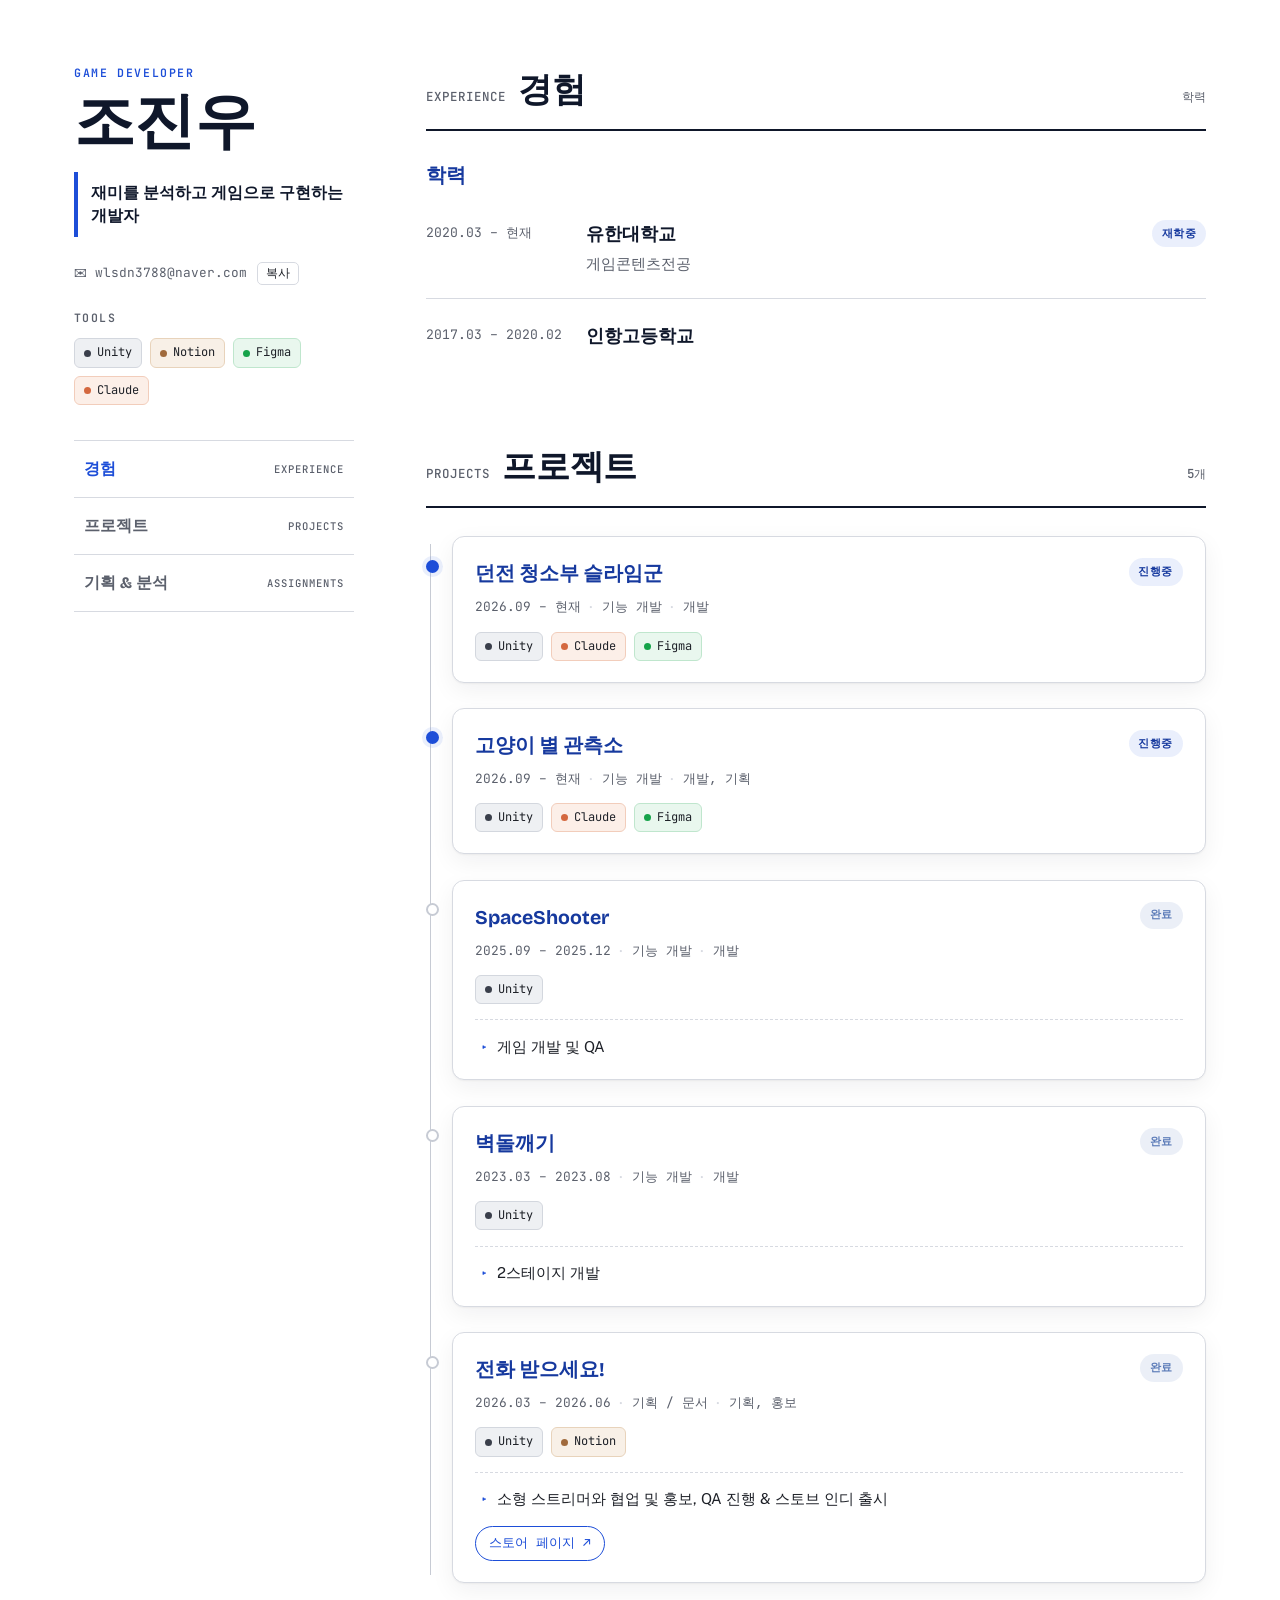
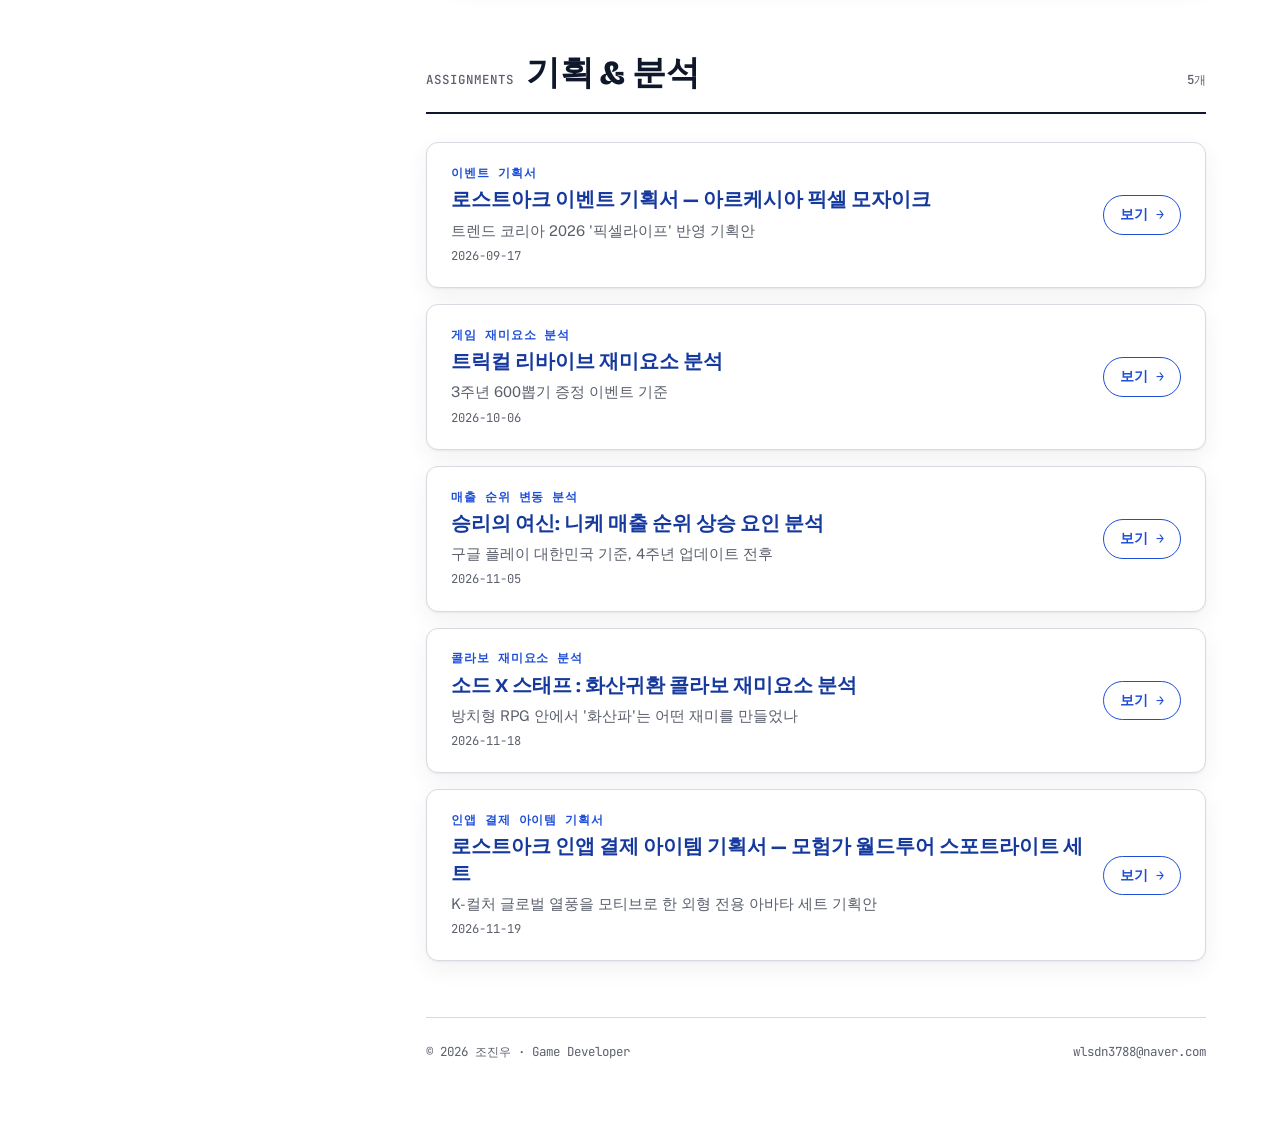
<file: index.html>
<!doctype html>
<html lang="ko">
<head>
<meta charset="utf-8">
<meta name="viewport" content="width=device-width, initial-scale=1">
<title>조진우 포트폴리오</title>
<link rel="stylesheet" href="style.css">

<link rel="preconnect" href="https://fonts.googleapis.com">
<link rel="preconnect" href="https://fonts.gstatic.com" crossorigin>
<link href="https://fonts.googleapis.com/css2?family=Bricolage+Grotesque:opsz,wght@12..96,400..800&family=Public+Sans:wght@400;500;600;700&family=JetBrains+Mono:wght@400;500;600&display=swap" rel="stylesheet">
</head>
<body>

<div class="page">

  <aside class="sidebar">
  <header class="hero">
    <span class="eyebrow">Game Developer</span>
    <h1>조진우</h1>
    <p class="tagline">재미를 분석하고 게임으로 구현하는<br>개발자</p>
    <div class="contact">
      <a class="contact-item" href="mailto:wlsdn3788@naver.com">✉ wlsdn3788@naver.com</a>
      <button type="button" class="copy-btn" data-copy="wlsdn3788@naver.com">복사</button>
    </div>
    <div class="tools">
      <span class="tools-label">Tools</span>
      <div class="tags">
        <span class="tag t-unity">Unity</span>
        <span class="tag t-notion">Notion</span>
        <span class="tag t-figma">Figma</span>
        <span class="tag t-claude">Claude</span>
      </div>
    </div>
  </header>

  <nav class="top-tabs" aria-label="섹션 이동">
    <a class="top-tab" href="#experience"><span>경험</span><span class="nav-en">EXPERIENCE</span></a>
    <a class="top-tab" href="#projects"><span>프로젝트</span><span class="nav-en">PROJECTS</span></a>
    <a class="top-tab" href="#assignments"><span>기획 &amp; 분석</span><span class="nav-en">ASSIGNMENTS</span></a>
  </nav>
  </aside>

  <main class="content">
  <section class="section" id="experience" aria-labelledby="exp-title">
    <h2 class="section-title" id="exp-title"><span class="section-tag">EXPERIENCE</span>경험<span class="section-sub">학력</span></h2>

    <h3 class="sub-heading">학력</h3>
    <div class="row-list">
      <div class="row-item">
        <div class="row-period">2020.03 – 현재</div>
        <div class="row-body">
          <h3>유한대학교</h3>
          <p>게임콘텐츠전공</p>
        </div>
        <span class="pill pill-live">재학중</span>
      </div>
      <div class="row-item">
        <div class="row-period">2017.03 – 2020.02</div>
        <div class="row-body">
          <h3>인항고등학교</h3>
        </div>
        <span></span>
      </div>
    </div>
  </section>
  <section class="section" id="projects" aria-labelledby="proj-title">
    <h2 class="section-title" id="proj-title"><span class="section-tag">PROJECTS</span>프로젝트<span class="section-count">5개</span></h2>

    <div class="project-list">

      <article class="project is-live">
        <div class="project-card">
          <div class="project-top">
            <h3>던전 청소부 슬라임군</h3>
            <span class="pill pill-live">진행중</span>
          </div>
          <div class="project-meta">
            <span>2026.09 – 현재</span><span class="meta-sep">·</span>
            <span>기능 개발</span><span class="meta-sep">·</span>
            <span>개발</span>
          </div>
          <div class="tags">
            <span class="tag t-unity">Unity</span>
            <span class="tag t-claude">Claude</span>
            <span class="tag t-figma">Figma</span>
          </div>
        </div>
      </article>

      <article class="project is-live">
        <div class="project-card">
          <div class="project-top">
            <h3>고양이 별 관측소</h3>
            <span class="pill pill-live">진행중</span>
          </div>
          <div class="project-meta">
            <span>2026.09 – 현재</span><span class="meta-sep">·</span>
            <span>기능 개발</span><span class="meta-sep">·</span>
            <span>개발, 기획</span>
          </div>
          <div class="tags">
            <span class="tag t-unity">Unity</span>
            <span class="tag t-claude">Claude</span>
            <span class="tag t-figma">Figma</span>
          </div>
        </div>
      </article>

      <article class="project">
        <div class="project-card">
          <div class="project-top">
            <h3>SpaceShooter</h3>
            <span class="pill pill-done">완료</span>
          </div>
          <div class="project-meta">
            <span>2025.09 – 2025.12</span><span class="meta-sep">·</span>
            <span>기능 개발</span><span class="meta-sep">·</span>
            <span>개발</span>
          </div>
          <div class="tags">
            <span class="tag t-unity">Unity</span>
          </div>
          <ul class="achievements">
            <li>게임 개발 및 QA</li>
          </ul>
        </div>
      </article>

      <article class="project">
        <div class="project-card">
          <div class="project-top">
            <h3>벽돌깨기</h3>
            <span class="pill pill-done">완료</span>
          </div>
          <div class="project-meta">
            <span>2023.03 – 2023.08</span><span class="meta-sep">·</span>
            <span>기능 개발</span><span class="meta-sep">·</span>
            <span>개발</span>
          </div>
          <div class="tags">
            <span class="tag t-unity">Unity</span>
          </div>
          <ul class="achievements">
            <li>2스테이지 개발</li>
          </ul>
        </div>
      </article>

      <article class="project">
        <div class="project-card">
          <div class="project-top">
            <h3>전화 받으세요!</h3>
            <span class="pill pill-done">완료</span>
          </div>
          <div class="project-meta">
            <span>2026.03 – 2026.06</span><span class="meta-sep">·</span>
            <span>기획 / 문서</span><span class="meta-sep">·</span>
            <span>기획, 홍보</span>
          </div>
          <div class="tags">
            <span class="tag t-unity">Unity</span>
            <span class="tag t-notion">Notion</span>
          </div>
          <ul class="achievements">
            <li>소형 스트리머와 협업 및 홍보, QA 진행 &amp; 스토브 인디 출시</li>
          </ul>
          <div class="project-links">
            <a class="store-link" href="https://store.onstove.com/ko/games/104725" target="_blank" rel="noopener noreferrer">스토어 페이지 ↗</a>
          </div>
        </div>
      </article>

    </div>
  </section>

  <section class="section" id="assignments" aria-labelledby="assign-title">
    <h2 class="section-title" id="assign-title"><span class="section-tag">ASSIGNMENTS</span>기획 &amp; 분석<span class="section-count">5개</span></h2>

    <div class="link-list">
      <a class="link-card" href="event-plan.html">
        <span class="link-card-kicker">이벤트 기획서</span>
        <span class="link-card-title">로스트아크 이벤트 기획서 — 아르케시아 픽셀 모자이크</span>
        <span class="link-card-sub">트렌드 코리아 2026 '픽셀라이프' 반영 기획안</span>
        <span class="link-card-meta">2026-09-17</span>
        <span class="link-card-go">보기 →</span>
      </a>
      <a class="link-card" href="fun-analysis.html">
        <span class="link-card-kicker">게임 재미요소 분석</span>
        <span class="link-card-title">트릭컬 리바이브 재미요소 분석</span>
        <span class="link-card-sub">3주년 600뽑기 증정 이벤트 기준</span>
        <span class="link-card-meta">2026-10-06</span>
        <span class="link-card-go">보기 →</span>
      </a>
      <a class="link-card" href="rank-analysis.html">
        <span class="link-card-kicker">매출 순위 변동 분석</span>
        <span class="link-card-title">승리의 여신: 니케 매출 순위 상승 요인 분석</span>
        <span class="link-card-sub">구글 플레이 대한민국 기준, 4주년 업데이트 전후</span>
        <span class="link-card-meta">2026-11-05</span>
        <span class="link-card-go">보기 →</span>
      </a>
      <a class="link-card" href="collab-analysis.html">
        <span class="link-card-kicker">콜라보 재미요소 분석</span>
        <span class="link-card-title">소드 X 스태프 : 화산귀환 콜라보 재미요소 분석</span>
        <span class="link-card-sub">방치형 RPG 안에서 '화산파'는 어떤 재미를 만들었나</span>
        <span class="link-card-meta">2026-11-18</span>
        <span class="link-card-go">보기 →</span>
      </a>
      <a class="link-card" href="item-plan.html">
        <span class="link-card-kicker">인앱 결제 아이템 기획서</span>
        <span class="link-card-title">로스트아크 인앱 결제 아이템 기획서 — 모험가 월드투어 스포트라이트 세트</span>
        <span class="link-card-sub">K-컬처 글로벌 열풍을 모티브로 한 외형 전용 아바타 세트 기획안</span>
        <span class="link-card-meta">2026-11-19</span>
        <span class="link-card-go">보기 →</span>
      </a>
    </div>
  </section>
  <footer>
    <span>© 2026 조진우 · Game Developer</span>
    <a href="mailto:wlsdn3788@naver.com">wlsdn3788@naver.com</a>
  </footer>
  </main>

</div>

<script>
  (function () {
    var btn = document.querySelector('.copy-btn');
    if (!btn) return;
    btn.addEventListener('click', function () {
      var text = btn.getAttribute('data-copy');
      var done = function (msg) { btn.textContent = msg; setTimeout(function () { btn.textContent = '복사'; }, 1500); };
      if (navigator.clipboard && navigator.clipboard.writeText) {
        navigator.clipboard.writeText(text).then(function () { done('복사됨'); }, function () { done('복사 실패'); });
      } else { done('복사 실패'); }
    });
  })();
</script>
<script>
  (function () {
    var links = document.querySelectorAll('.top-tab');
    if (!links.length || !('IntersectionObserver' in window)) return;
    var map = {};
    links.forEach(function (a) { map[a.getAttribute('href').slice(1)] = a; });
    var io = new IntersectionObserver(function (entries) {
      entries.forEach(function (en) {
        if (!en.isIntersecting) return;
        links.forEach(function (a) { a.classList.remove('is-active'); });
        var a = map[en.target.id];
        if (a) a.classList.add('is-active');
      });
    }, { rootMargin: '-20% 0px -70% 0px' });
    Object.keys(map).forEach(function (id) { var el = document.getElementById(id); if (el) io.observe(el); });
  })();
</script>
</body>
</html>
</file>
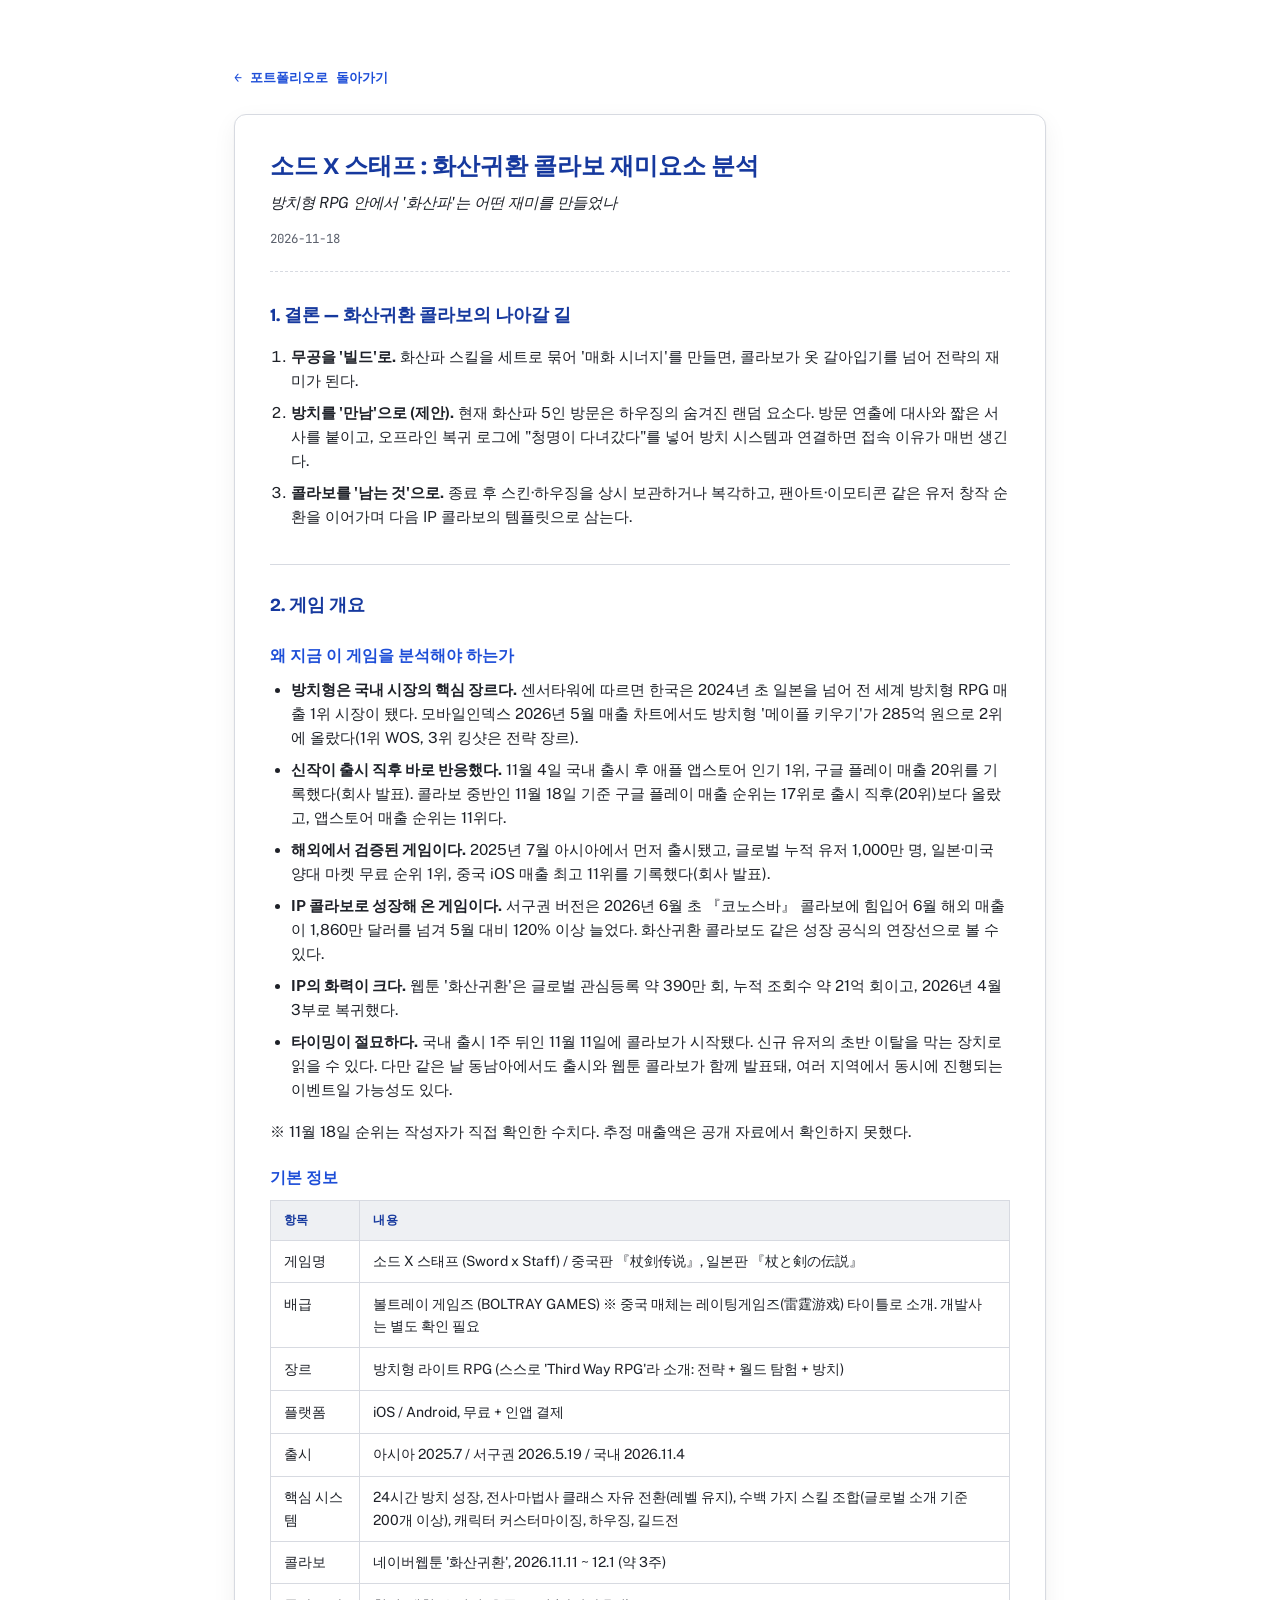
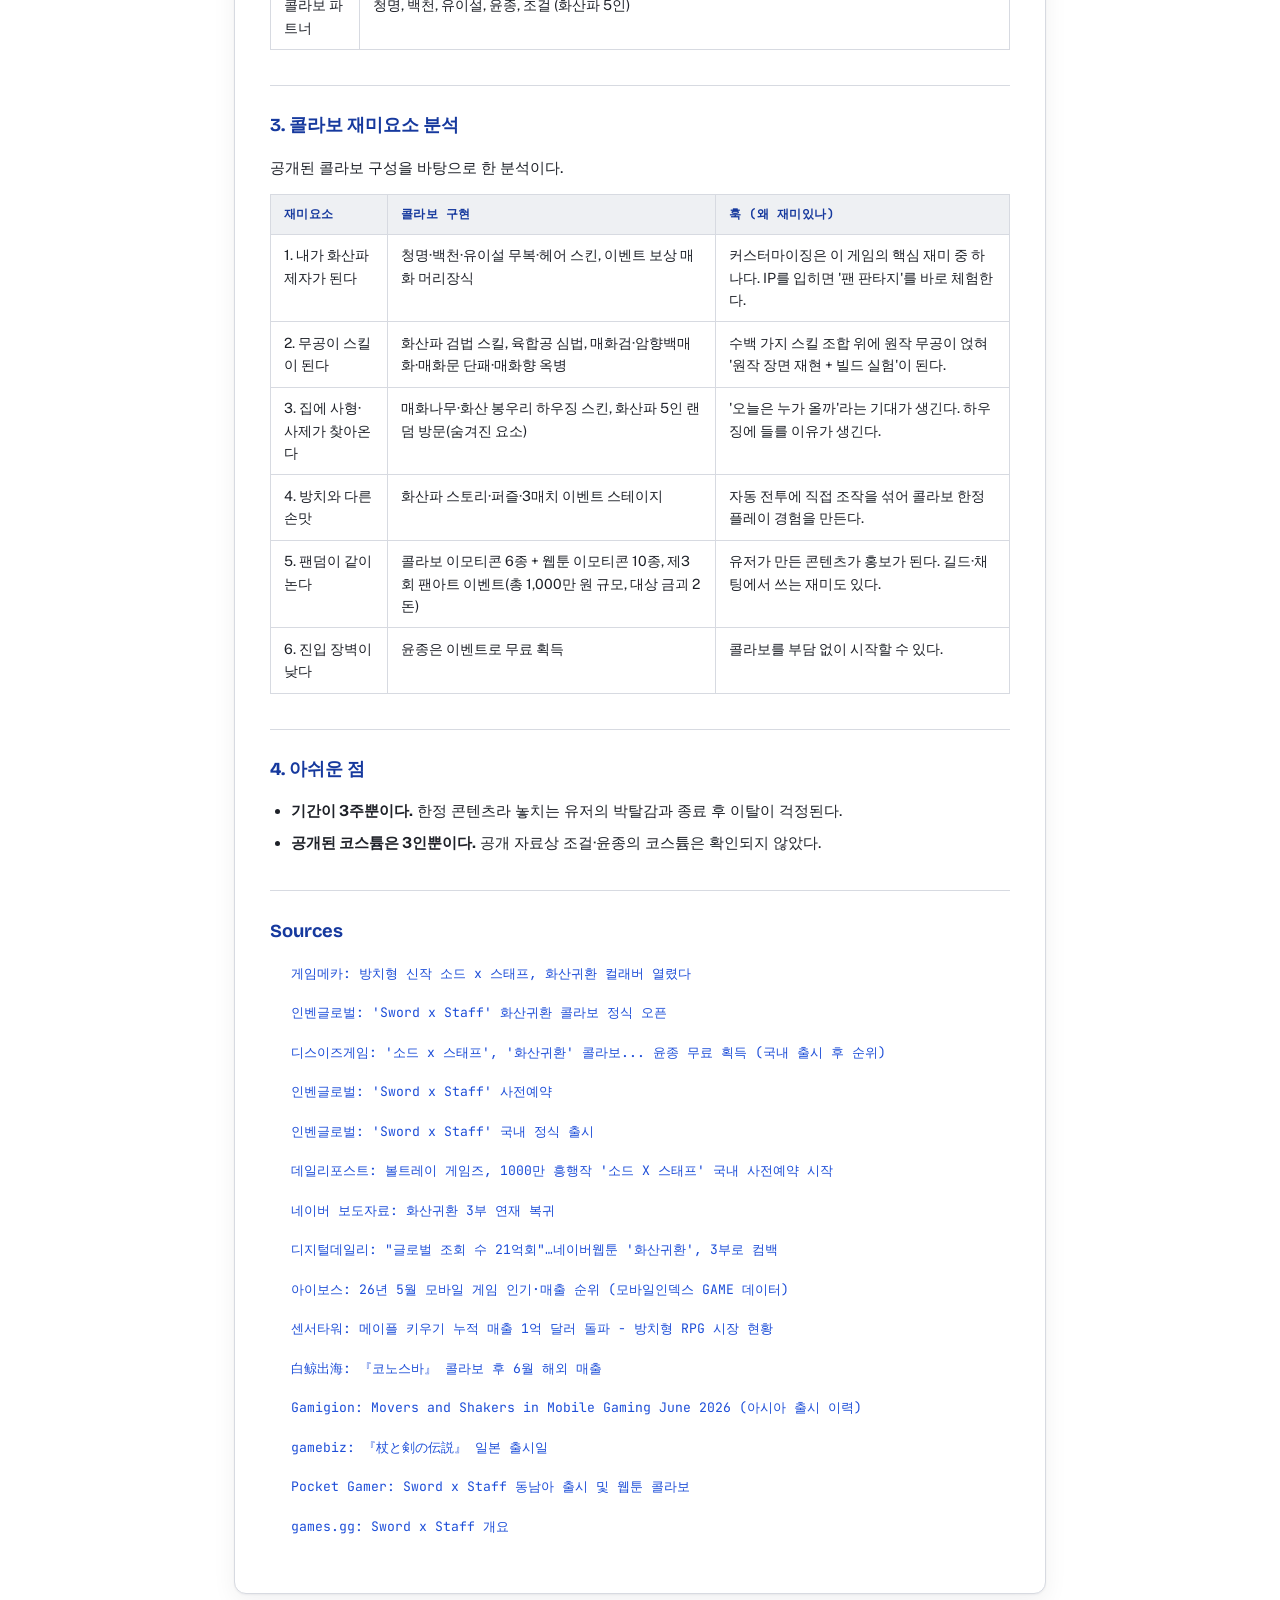
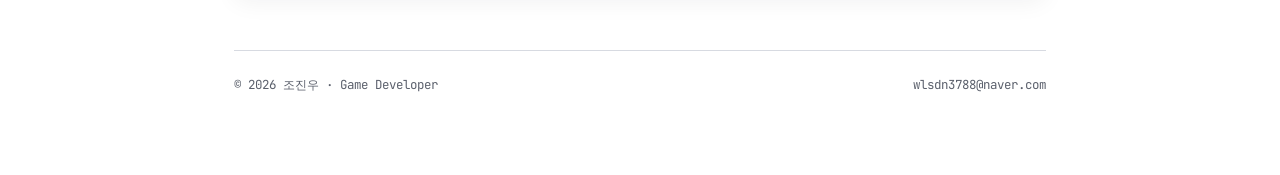
<file: collab-analysis.html>
<!doctype html>
<html lang="ko">
<head>
<meta charset="utf-8">
<meta name="viewport" content="width=device-width, initial-scale=1">
<title>소드 X 스태프 : 화산귀환 콜라보 재미요소 분석 · 조진우 포트폴리오</title>
<link rel="stylesheet" href="style.css">
<link rel="preconnect" href="https://fonts.googleapis.com">
<link rel="preconnect" href="https://fonts.gstatic.com" crossorigin>
<link href="https://fonts.googleapis.com/css2?family=Bricolage+Grotesque:opsz,wght@12..96,400..800&family=Public+Sans:wght@400;500;600;700&family=JetBrains+Mono:wght@400;500;600&display=swap" rel="stylesheet">
</head>
<body>

<div class="page page-single">
  <a class="back-link" href="index.html#assignments">← 포트폴리오로 돌아가기</a>

  <div class="doc">
      <div class="doc-head">
        <h3 class="doc-title">소드 X 스태프 : 화산귀환 콜라보 재미요소 분석</h3>
        <p class="doc-subtitle">방치형 RPG 안에서 '화산파'는 어떤 재미를 만들었나</p>
        <div class="doc-meta">2026-11-18</div>
      </div>

      <h4>1. 결론 — 화산귀환 콜라보의 나아갈 길</h4>
      <ol>
        <li><strong>무공을 '빌드'로.</strong> 화산파 스킬을 세트로 묶어 '매화 시너지'를 만들면, 콜라보가 옷 갈아입기를 넘어 전략의 재미가 된다.</li>
        <li><strong>방치를 '만남'으로 (제안).</strong> 현재 화산파 5인 방문은 하우징의 숨겨진 랜덤 요소다. 방문 연출에 대사와 짧은 서사를 붙이고, 오프라인 복귀 로그에 "청명이 다녀갔다"를 넣어 방치 시스템과 연결하면 접속 이유가 매번 생긴다.</li>
        <li><strong>콜라보를 '남는 것'으로.</strong> 종료 후 스킨·하우징을 상시 보관하거나 복각하고, 팬아트·이모티콘 같은 유저 창작 순환을 이어가며 다음 IP 콜라보의 템플릿으로 삼는다.</li>
      </ol>

      <h4>2. 게임 개요</h4>
      <h5>왜 지금 이 게임을 분석해야 하는가</h5>
      <ul>
        <li><strong>방치형은 국내 시장의 핵심 장르다.</strong> 센서타워에 따르면 한국은 2024년 초 일본을 넘어 전 세계 방치형 RPG 매출 1위 시장이 됐다. 모바일인덱스 2026년 5월 매출 차트에서도 방치형 '메이플 키우기'가 285억 원으로 2위에 올랐다(1위 WOS, 3위 킹샷은 전략 장르).</li>
        <li><strong>신작이 출시 직후 바로 반응했다.</strong> 11월 4일 국내 출시 후 애플 앱스토어 인기 1위, 구글 플레이 매출 20위를 기록했다(회사 발표). 콜라보 중반인 11월 18일 기준 구글 플레이 매출 순위는 17위로 출시 직후(20위)보다 올랐고, 앱스토어 매출 순위는 11위다.</li>
        <li><strong>해외에서 검증된 게임이다.</strong> 2025년 7월 아시아에서 먼저 출시됐고, 글로벌 누적 유저 1,000만 명, 일본·미국 양대 마켓 무료 순위 1위, 중국 iOS 매출 최고 11위를 기록했다(회사 발표).</li>
        <li><strong>IP 콜라보로 성장해 온 게임이다.</strong> 서구권 버전은 2026년 6월 초 『코노스바』 콜라보에 힘입어 6월 해외 매출이 1,860만 달러를 넘겨 5월 대비 120% 이상 늘었다. 화산귀환 콜라보도 같은 성장 공식의 연장선으로 볼 수 있다.</li>
        <li><strong>IP의 화력이 크다.</strong> 웹툰 '화산귀환'은 글로벌 관심등록 약 390만 회, 누적 조회수 약 21억 회이고, 2026년 4월 3부로 복귀했다.</li>
        <li><strong>타이밍이 절묘하다.</strong> 국내 출시 1주 뒤인 11월 11일에 콜라보가 시작됐다. 신규 유저의 초반 이탈을 막는 장치로 읽을 수 있다. 다만 같은 날 동남아에서도 출시와 웹툰 콜라보가 함께 발표돼, 여러 지역에서 동시에 진행되는 이벤트일 가능성도 있다.</li>
      </ul>
      <p>※ 11월 18일 순위는 작성자가 직접 확인한 수치다. 추정 매출액은 공개 자료에서 확인하지 못했다.</p>

      <h5>기본 정보</h5>
      <table>
        <tr><th>항목</th><th>내용</th></tr>
        <tr><td>게임명</td><td>소드 X 스태프 (Sword x Staff) / 중국판 『杖剑传说』, 일본판 『杖と剣の伝説』</td></tr>
        <tr><td>배급</td><td>볼트레이 게임즈 (BOLTRAY GAMES) ※ 중국 매체는 레이팅게임즈(雷霆游戏) 타이틀로 소개. 개발사는 별도 확인 필요</td></tr>
        <tr><td>장르</td><td>방치형 라이트 RPG (스스로 'Third Way RPG'라 소개: 전략 + 월드 탐험 + 방치)</td></tr>
        <tr><td>플랫폼</td><td>iOS / Android, 무료 + 인앱 결제</td></tr>
        <tr><td>출시</td><td>아시아 2025.7 / 서구권 2026.5.19 / 국내 2026.11.4</td></tr>
        <tr><td>핵심 시스템</td><td>24시간 방치 성장, 전사·마법사 클래스 자유 전환(레벨 유지), 수백 가지 스킬 조합(글로벌 소개 기준 200개 이상), 캐릭터 커스터마이징, 하우징, 길드전</td></tr>
        <tr><td>콜라보</td><td>네이버웹툰 '화산귀환', 2026.11.11 ~ 12.1 (약 3주)</td></tr>
        <tr><td>콜라보 파트너</td><td>청명, 백천, 유이설, 윤종, 조걸 (화산파 5인)</td></tr>
      </table>

      <h4>3. 콜라보 재미요소 분석</h4>
      <p>공개된 콜라보 구성을 바탕으로 한 분석이다.</p>
      <table>
        <tr><th>재미요소</th><th>콜라보 구현</th><th>훅 (왜 재미있나)</th></tr>
        <tr><td>1. 내가 화산파 제자가 된다</td><td>청명·백천·유이설 무복·헤어 스킨, 이벤트 보상 매화 머리장식</td><td>커스터마이징은 이 게임의 핵심 재미 중 하나다. IP를 입히면 '팬 판타지'를 바로 체험한다.</td></tr>
        <tr><td>2. 무공이 스킬이 된다</td><td>화산파 검법 스킬, 육합공 심법, 매화검·암향백매화·매화문 단패·매화향 옥병</td><td>수백 가지 스킬 조합 위에 원작 무공이 얹혀 '원작 장면 재현 + 빌드 실험'이 된다.</td></tr>
        <tr><td>3. 집에 사형·사제가 찾아온다</td><td>매화나무·화산 봉우리 하우징 스킨, 화산파 5인 랜덤 방문(숨겨진 요소)</td><td>'오늘은 누가 올까'라는 기대가 생긴다. 하우징에 들를 이유가 생긴다.</td></tr>
        <tr><td>4. 방치와 다른 손맛</td><td>화산파 스토리·퍼즐·3매치 이벤트 스테이지</td><td>자동 전투에 직접 조작을 섞어 콜라보 한정 플레이 경험을 만든다.</td></tr>
        <tr><td>5. 팬덤이 같이 논다</td><td>콜라보 이모티콘 6종 + 웹툰 이모티콘 10종, 제3회 팬아트 이벤트(총 1,000만 원 규모, 대상 금괴 2돈)</td><td>유저가 만든 콘텐츠가 홍보가 된다. 길드·채팅에서 쓰는 재미도 있다.</td></tr>
        <tr><td>6. 진입 장벽이 낮다</td><td>윤종은 이벤트로 무료 획득</td><td>콜라보를 부담 없이 시작할 수 있다.</td></tr>
      </table>

      <h4>4. 아쉬운 점</h4>
      <ul>
        <li><strong>기간이 3주뿐이다.</strong> 한정 콘텐츠라 놓치는 유저의 박탈감과 종료 후 이탈이 걱정된다.</li>
        <li><strong>공개된 코스튬은 3인뿐이다.</strong> 공개 자료상 조걸·윤종의 코스튬은 확인되지 않았다.</li>      </ul>

      <h4>Sources</h4>
      <ul class="doc-sources">
        <li><a href="https://www.gamemeca.com/view.php?gid=1783300" target="_blank" rel="noopener noreferrer">게임메카: 방치형 신작 소드 x 스태프, 화산귀환 컬래버 열렸다</a></li>
        <li><a href="https://www.invenglobal.com/articles/28440" target="_blank" rel="noopener noreferrer">인벤글로벌: 'Sword x Staff' 화산귀환 콜라보 정식 오픈</a></li>
        <li><a href="https://www.thisisgame.com/articles/432536" target="_blank" rel="noopener noreferrer">디스이즈게임: '소드 x 스태프', '화산귀환' 콜라보... 윤종 무료 획득 (국내 출시 후 순위)</a></li>
        <li><a href="https://www.invenglobal.com/articles/26345" target="_blank" rel="noopener noreferrer">인벤글로벌: 'Sword x Staff' 사전예약</a></li>
        <li><a href="https://www.invenglobal.com/articles/28121" target="_blank" rel="noopener noreferrer">인벤글로벌: 'Sword x Staff' 국내 정식 출시</a></li>
        <li><a href="https://www.thedailypost.kr/news/articleView.html?idxno=115794" target="_blank" rel="noopener noreferrer">데일리포스트: 볼트레이 게임즈, 1000만 흥행작 '소드 X 스태프' 국내 사전예약 시작</a></li>
        <li><a href="https://www.navercorp.com/media/pressReleasesDetail?seq=34940" target="_blank" rel="noopener noreferrer">네이버 보도자료: 화산귀환 3부 연재 복귀</a></li>
        <li><a href="https://www.ddaily.co.kr/page/view/2026041511425659783" target="_blank" rel="noopener noreferrer">디지털데일리: "글로벌 조회 수 21억회"…네이버웹툰 '화산귀환', 3부로 컴백</a></li>
        <li><a href="https://www.i-boss.co.kr/ab-3208-1763" target="_blank" rel="noopener noreferrer">아이보스: 26년 5월 모바일 게임 인기·매출 순위 (모바일인덱스 GAME 데이터)</a></li>
        <li><a href="https://sensortower.com/ko/blog/maplestory-idle-rpg-surpasses-100-million-in-cumulative-revenue" target="_blank" rel="noopener noreferrer">센서타워: 메이플 키우기 누적 매출 1억 달러 돌파 - 방치형 RPG 시장 현황</a></li>
        <li><a href="https://www.baijing.cn/article/55953" target="_blank" rel="noopener noreferrer">白鲸出海: 『코노스바』 콜라보 후 6월 해외 매출</a></li>
        <li><a href="https://www.gamigion.com/movers-and-shakers-in-mobile-gaming-june-2026" target="_blank" rel="noopener noreferrer">Gamigion: Movers and Shakers in Mobile Gaming June 2026 (아시아 출시 이력)</a></li>
        <li><a href="https://gamebiz.jp/news/408234" target="_blank" rel="noopener noreferrer">gamebiz: 『杖と剣の伝説』 일본 출시일</a></li>
        <li><a href="https://www.pocketgamer.com/sword-x-staff/southeast-asia-launch-today" target="_blank" rel="noopener noreferrer">Pocket Gamer: Sword x Staff 동남아 출시 및 웹툰 콜라보</a></li>
        <li><a href="https://games.gg/sword-x-staff" target="_blank" rel="noopener noreferrer">games.gg: Sword x Staff 개요</a></li>
      </ul>
    </div>

  <footer>
    <span>© 2026 조진우 · Game Developer</span>
    <a href="mailto:wlsdn3788@naver.com">wlsdn3788@naver.com</a>
  </footer>
</div>

</body>
</html>
</file>
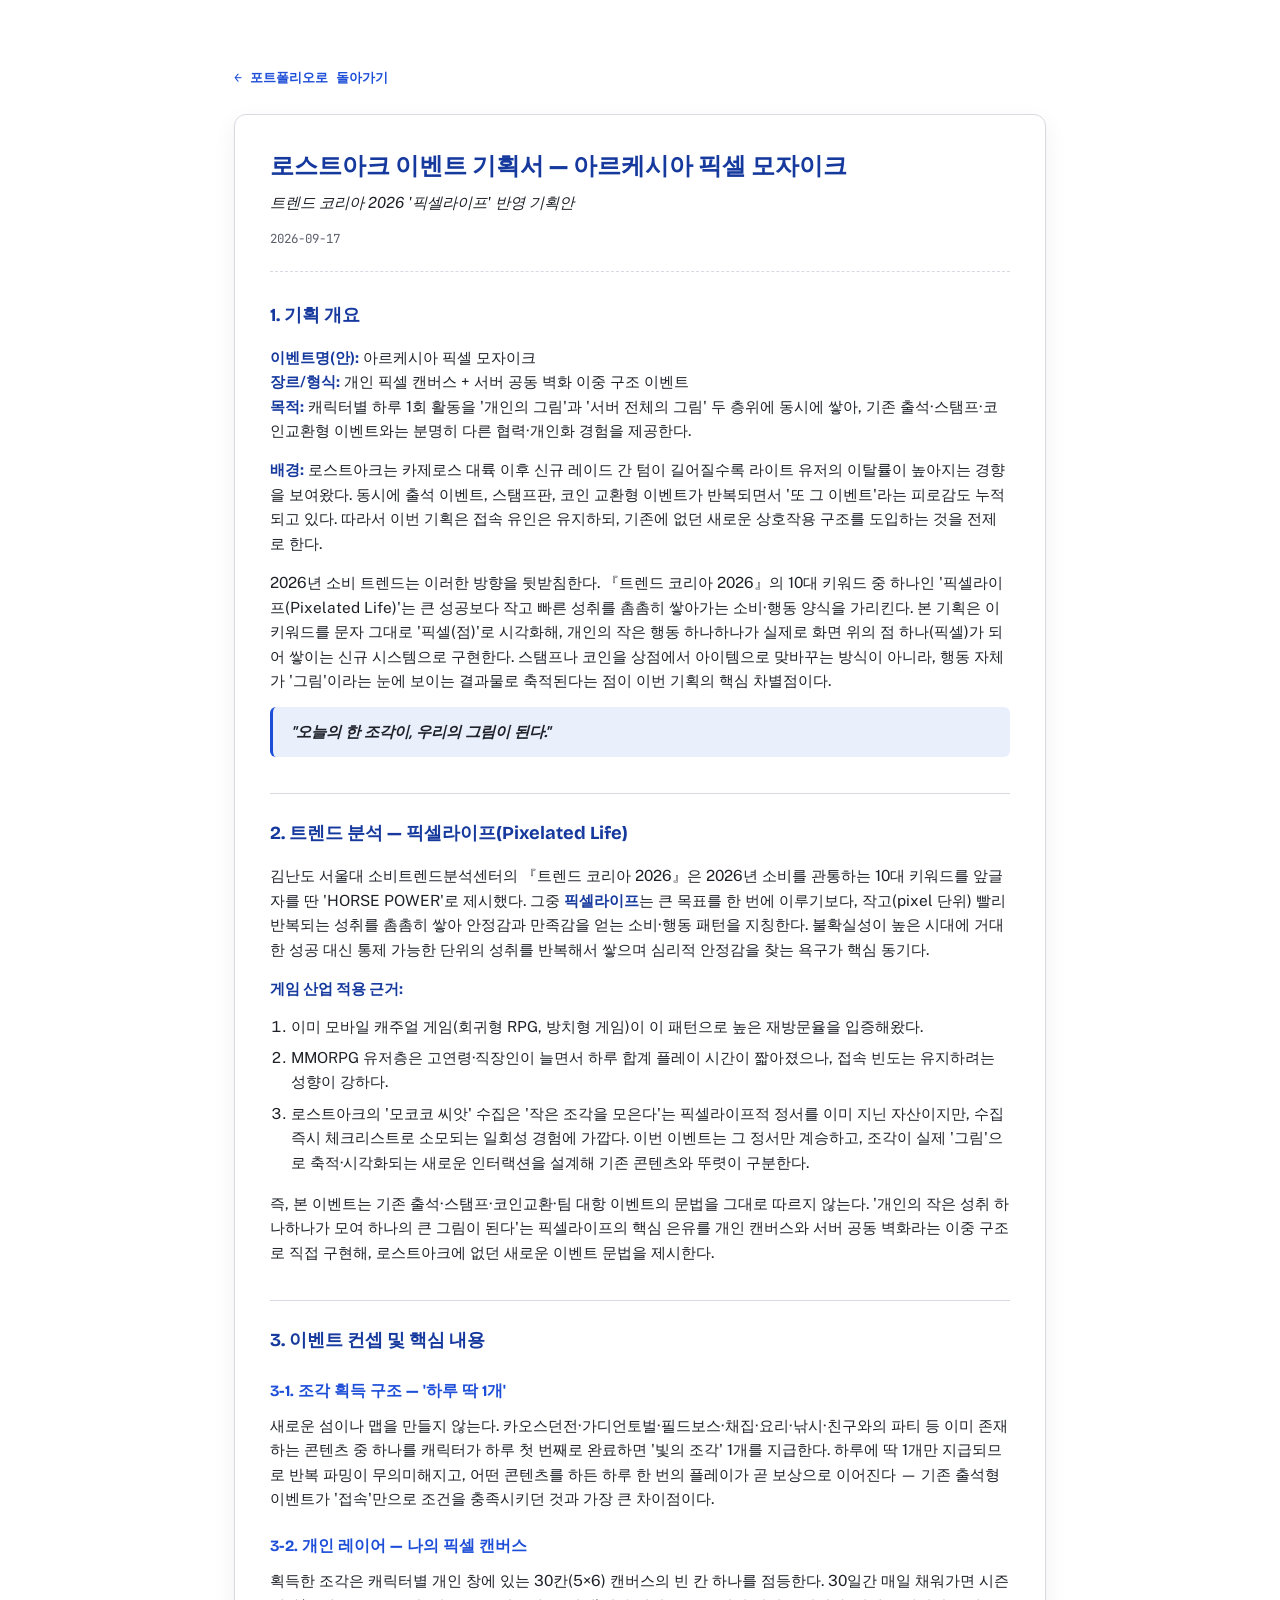
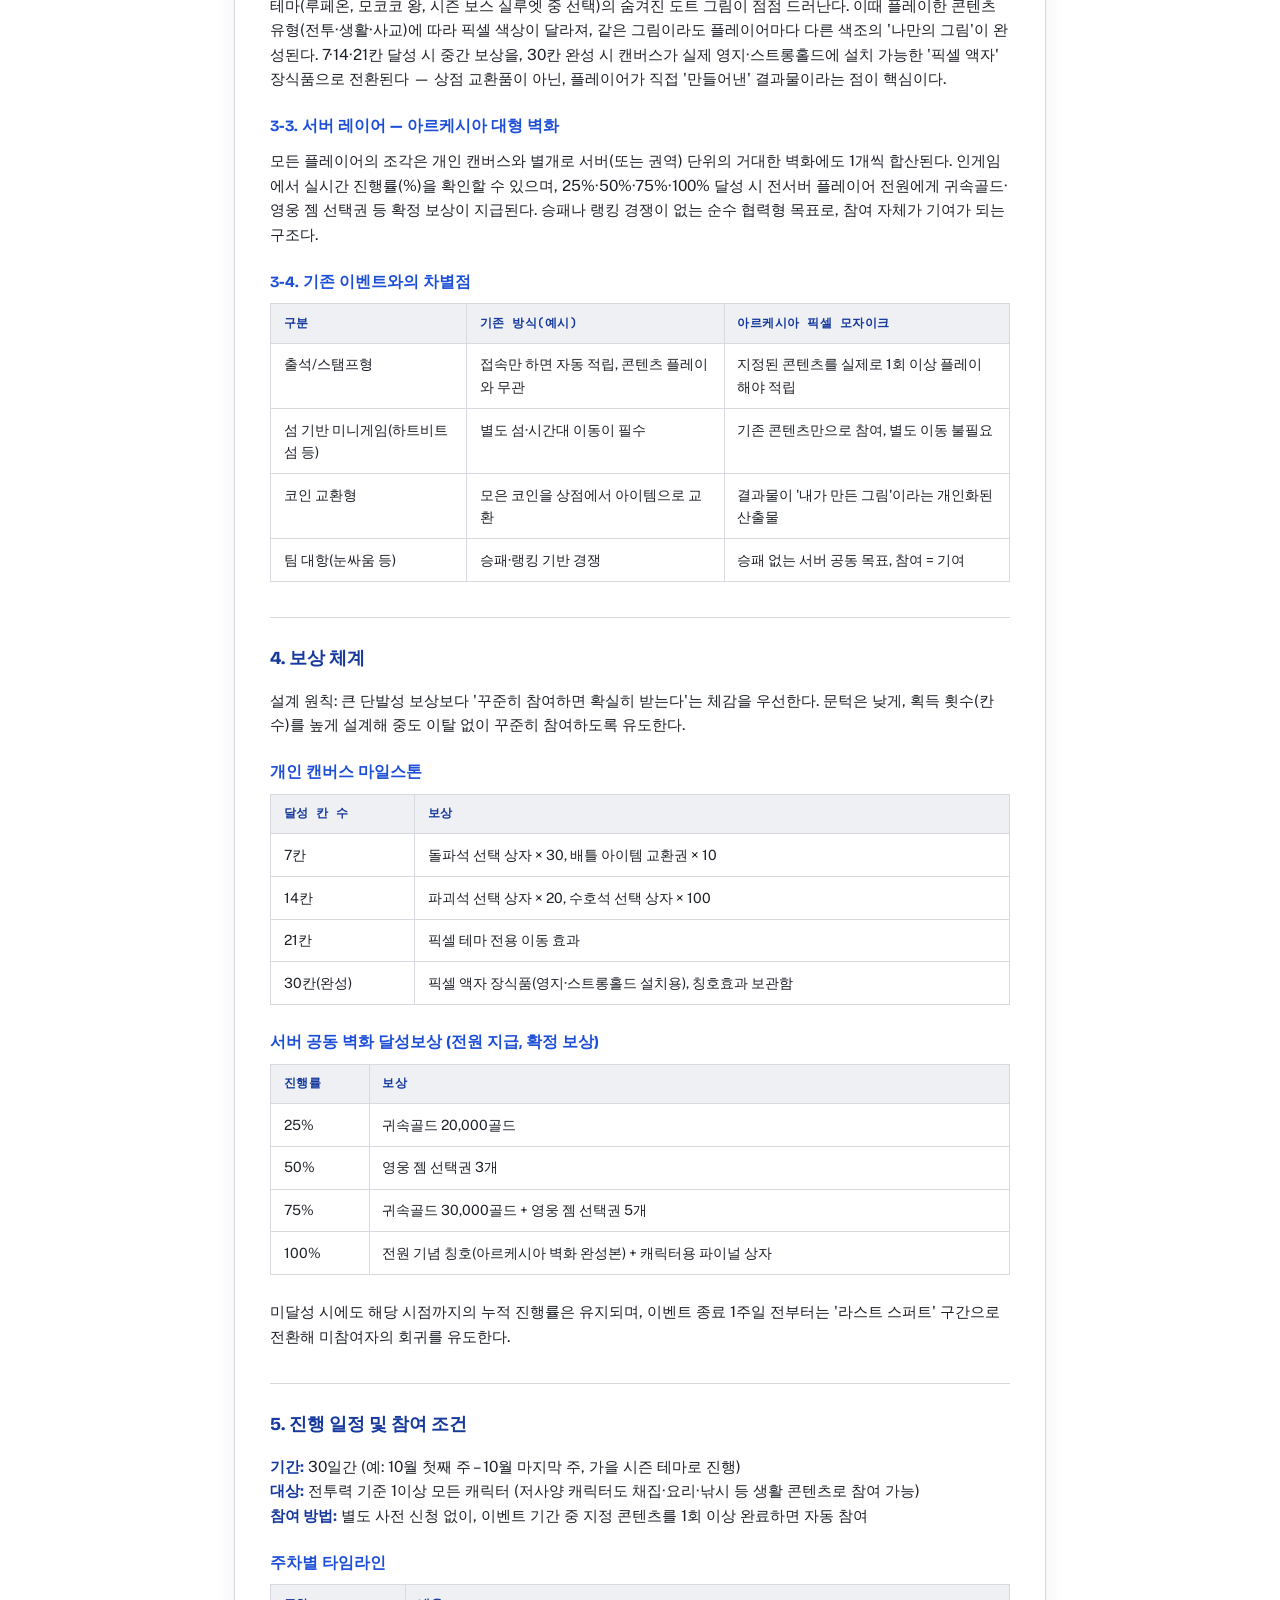
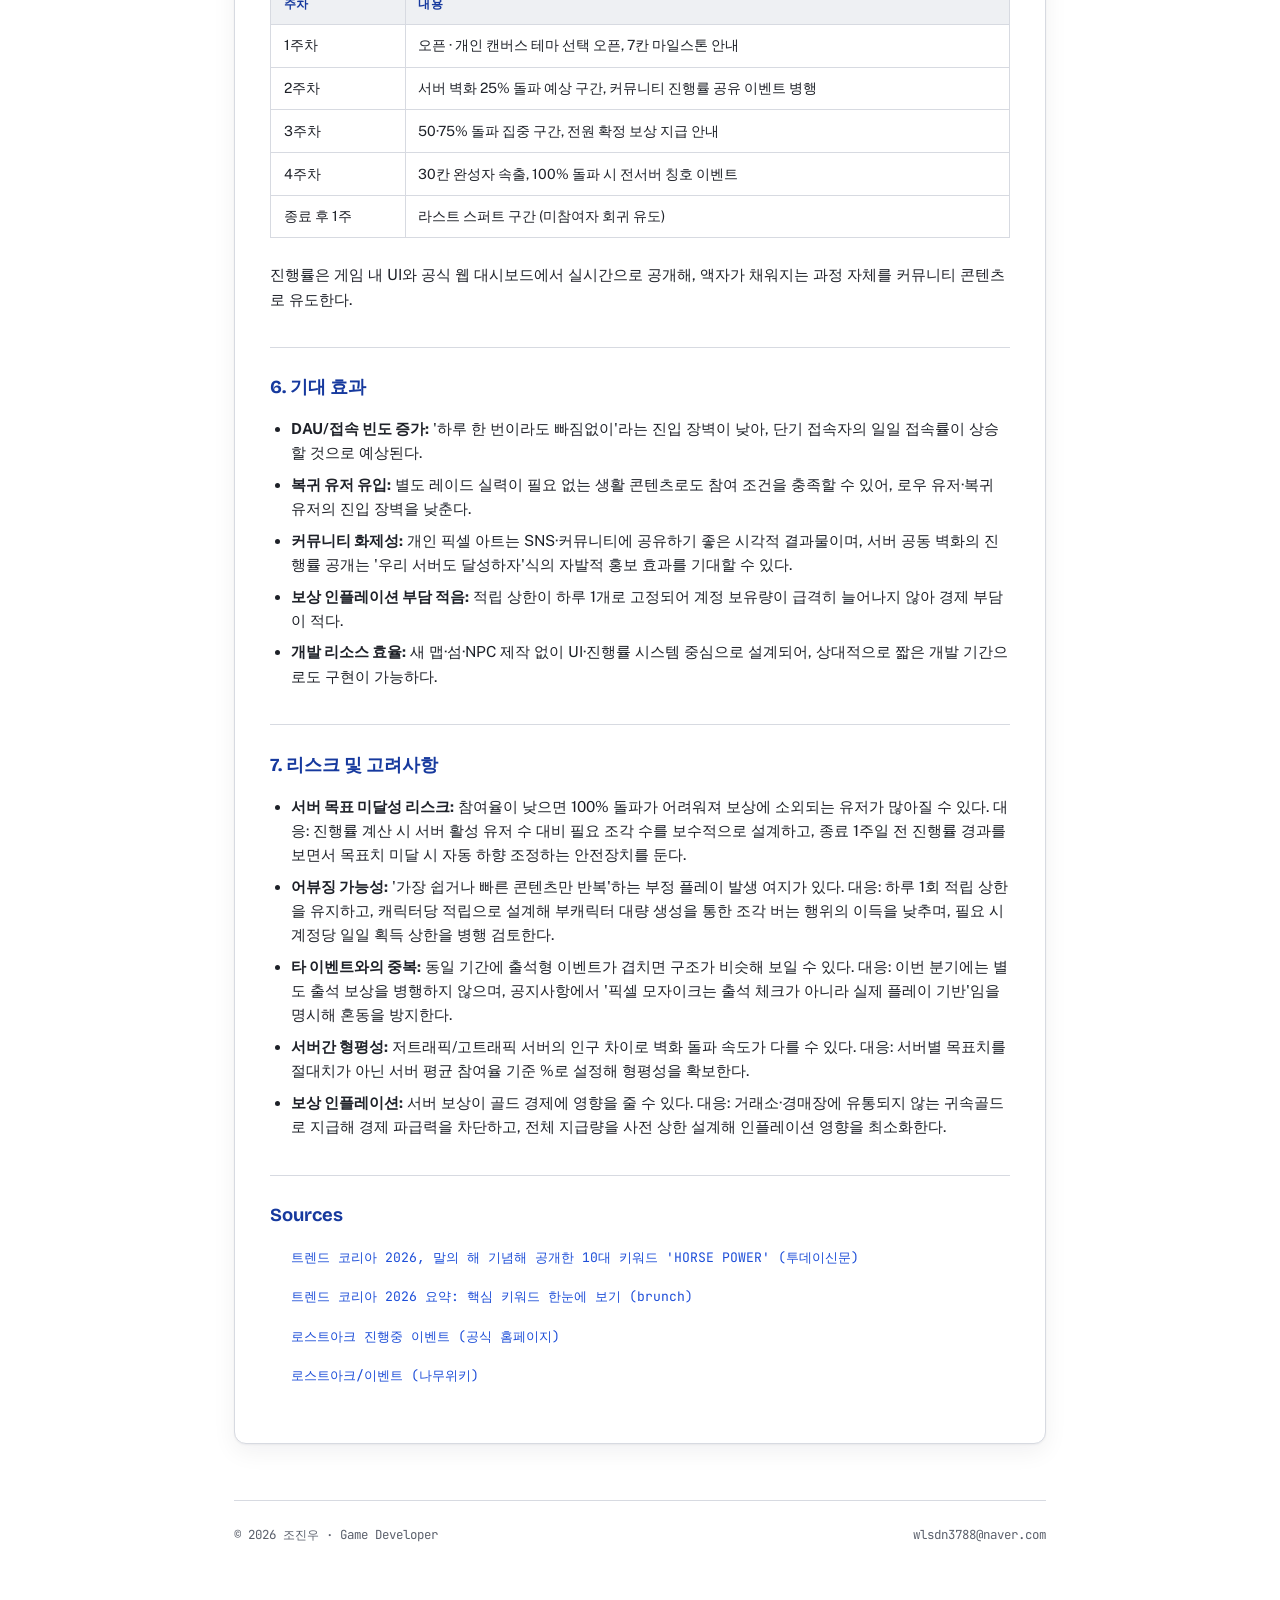
<file: event-plan.html>
<!doctype html>
<html lang="ko">
<head>
<meta charset="utf-8">
<meta name="viewport" content="width=device-width, initial-scale=1">
<title>로스트아크 이벤트 기획서 — 아르케시아 픽셀 모자이크 · 조진우 포트폴리오</title>
<link rel="stylesheet" href="style.css">
<link rel="preconnect" href="https://fonts.googleapis.com">
<link rel="preconnect" href="https://fonts.gstatic.com" crossorigin>
<link href="https://fonts.googleapis.com/css2?family=Bricolage+Grotesque:opsz,wght@12..96,400..800&family=Public+Sans:wght@400;500;600;700&family=JetBrains+Mono:wght@400;500;600&display=swap" rel="stylesheet">
</head>
<body>

<div class="page page-single">
  <a class="back-link" href="index.html#assignments">← 포트폴리오로 돌아가기</a>

  <div class="doc">
      <div class="doc-head">
        <h3 class="doc-title">로스트아크 이벤트 기획서 — 아르케시아 픽셀 모자이크</h3>
        <p class="doc-subtitle">트렌드 코리아 2026 '픽셀라이프' 반영 기획안</p>
        <div class="doc-meta">2026-09-17</div>
      </div>

      <h4>1. 기획 개요</h4>
      <p>
        <strong>이벤트명(안):</strong> 아르케시아 픽셀 모자이크<br>
        <strong>장르/형식:</strong> 개인 픽셀 캔버스 + 서버 공동 벽화 이중 구조 이벤트<br>
        <strong>목적:</strong> 캐릭터별 하루 1회 활동을 '개인의 그림'과 '서버 전체의 그림' 두 층위에 동시에 쌓아, 기존 출석·스탬프·코인교환형 이벤트와는 분명히 다른 협력·개인화 경험을 제공한다.
      </p>
      <p><strong>배경:</strong> 로스트아크는 카제로스 대륙 이후 신규 레이드 간 텀이 길어질수록 라이트 유저의 이탈률이 높아지는 경향을 보여왔다. 동시에 출석 이벤트, 스탬프판, 코인 교환형 이벤트가 반복되면서 '또 그 이벤트'라는 피로감도 누적되고 있다. 따라서 이번 기획은 접속 유인은 유지하되, 기존에 없던 새로운 상호작용 구조를 도입하는 것을 전제로 한다.</p>
      <p>2026년 소비 트렌드는 이러한 방향을 뒷받침한다. 『트렌드 코리아 2026』의 10대 키워드 중 하나인 '픽셀라이프(Pixelated Life)'는 큰 성공보다 작고 빠른 성취를 촘촘히 쌓아가는 소비·행동 양식을 가리킨다. 본 기획은 이 키워드를 문자 그대로 '픽셀(점)'로 시각화해, 개인의 작은 행동 하나하나가 실제로 화면 위의 점 하나(픽셀)가 되어 쌓이는 신규 시스템으로 구현한다. 스탬프나 코인을 상점에서 아이템으로 맞바꾸는 방식이 아니라, 행동 자체가 '그림'이라는 눈에 보이는 결과물로 축적된다는 점이 이번 기획의 핵심 차별점이다.</p>
      <p class="doc-callout">"오늘의 한 조각이, 우리의 그림이 된다."</p>

      <h4>2. 트렌드 분석 — 픽셀라이프(Pixelated Life)</h4>
      <p>김난도 서울대 소비트렌드분석센터의 『트렌드 코리아 2026』은 2026년 소비를 관통하는 10대 키워드를 앞글자를 딴 'HORSE POWER'로 제시했다. 그중 <strong>픽셀라이프</strong>는 큰 목표를 한 번에 이루기보다, 작고(pixel 단위) 빨리 반복되는 성취를 촘촘히 쌓아 안정감과 만족감을 얻는 소비·행동 패턴을 지칭한다. 불확실성이 높은 시대에 거대한 성공 대신 통제 가능한 단위의 성취를 반복해서 쌓으며 심리적 안정감을 찾는 욕구가 핵심 동기다.</p>
      <p><strong>게임 산업 적용 근거:</strong></p>
      <ol>
        <li>이미 모바일 캐주얼 게임(회귀형 RPG, 방치형 게임)이 이 패턴으로 높은 재방문율을 입증해왔다.</li>
        <li>MMORPG 유저층은 고연령·직장인이 늘면서 하루 합계 플레이 시간이 짧아졌으나, 접속 빈도는 유지하려는 성향이 강하다.</li>
        <li>로스트아크의 '모코코 씨앗' 수집은 '작은 조각을 모은다'는 픽셀라이프적 정서를 이미 지닌 자산이지만, 수집 즉시 체크리스트로 소모되는 일회성 경험에 가깝다. 이번 이벤트는 그 정서만 계승하고, 조각이 실제 '그림'으로 축적·시각화되는 새로운 인터랙션을 설계해 기존 콘텐츠와 뚜렷이 구분한다.</li>
      </ol>
      <p>즉, 본 이벤트는 기존 출석·스탬프·코인교환·팀 대항 이벤트의 문법을 그대로 따르지 않는다. '개인의 작은 성취 하나하나가 모여 하나의 큰 그림이 된다'는 픽셀라이프의 핵심 은유를 개인 캔버스와 서버 공동 벽화라는 이중 구조로 직접 구현해, 로스트아크에 없던 새로운 이벤트 문법을 제시한다.</p>

      <h4>3. 이벤트 컨셉 및 핵심 내용</h4>

      <h5>3-1. 조각 획득 구조 — '하루 딱 1개'</h5>
      <p>새로운 섬이나 맵을 만들지 않는다. 카오스던전·가디언토벌·필드보스·채집·요리·낚시·친구와의 파티 등 이미 존재하는 콘텐츠 중 하나를 캐릭터가 하루 첫 번째로 완료하면 '빛의 조각' 1개를 지급한다. 하루에 딱 1개만 지급되므로 반복 파밍이 무의미해지고, 어떤 콘텐츠를 하든 하루 한 번의 플레이가 곧 보상으로 이어진다 — 기존 출석형 이벤트가 '접속'만으로 조건을 충족시키던 것과 가장 큰 차이점이다.</p>

      <h5>3-2. 개인 레이어 — 나의 픽셀 캔버스</h5>
      <p>획득한 조각은 캐릭터별 개인 창에 있는 30칸(5×6) 캔버스의 빈 칸 하나를 점등한다. 30일간 매일 채워가면 시즌 테마(루페온, 모코코 왕, 시즌 보스 실루엣 중 선택)의 숨겨진 도트 그림이 점점 드러난다. 이때 플레이한 콘텐츠 유형(전투·생활·사교)에 따라 픽셀 색상이 달라져, 같은 그림이라도 플레이어마다 다른 색조의 '나만의 그림'이 완성된다. 7·14·21칸 달성 시 중간 보상을, 30칸 완성 시 캔버스가 실제 영지·스트롱홀드에 설치 가능한 '픽셀 액자' 장식품으로 전환된다 — 상점 교환품이 아닌, 플레이어가 직접 '만들어낸' 결과물이라는 점이 핵심이다.</p>

      <h5>3-3. 서버 레이어 — 아르케시아 대형 벽화</h5>
      <p>모든 플레이어의 조각은 개인 캔버스와 별개로 서버(또는 권역) 단위의 거대한 벽화에도 1개씩 합산된다. 인게임에서 실시간 진행률(%)을 확인할 수 있으며, 25%·50%·75%·100% 달성 시 전서버 플레이어 전원에게 귀속골드·영웅 젬 선택권 등 확정 보상이 지급된다. 승패나 랭킹 경쟁이 없는 순수 협력형 목표로, 참여 자체가 기여가 되는 구조다.</p>

      <h5>3-4. 기존 이벤트와의 차별점</h5>
      <table>
        <tr><th>구분</th><th>기존 방식(예시)</th><th>아르케시아 픽셀 모자이크</th></tr>
        <tr><td>출석/스탬프형</td><td>접속만 하면 자동 적립, 콘텐츠 플레이와 무관</td><td>지정된 콘텐츠를 실제로 1회 이상 플레이해야 적립</td></tr>
        <tr><td>섬 기반 미니게임(하트비트섬 등)</td><td>별도 섬·시간대 이동이 필수</td><td>기존 콘텐츠만으로 참여, 별도 이동 불필요</td></tr>
        <tr><td>코인 교환형</td><td>모은 코인을 상점에서 아이템으로 교환</td><td>결과물이 '내가 만든 그림'이라는 개인화된 산출물</td></tr>
        <tr><td>팀 대항(눈싸움 등)</td><td>승패·랭킹 기반 경쟁</td><td>승패 없는 서버 공동 목표, 참여 = 기여</td></tr>
      </table>

      <h4>4. 보상 체계</h4>
      <p>설계 원칙: 큰 단발성 보상보다 '꾸준히 참여하면 확실히 받는다'는 체감을 우선한다. 문턱은 낮게, 획득 횟수(칸 수)를 높게 설계해 중도 이탈 없이 꾸준히 참여하도록 유도한다.</p>

      <h5>개인 캔버스 마일스톤</h5>
      <table>
        <tr><th>달성 칸 수</th><th>보상</th></tr>
        <tr><td>7칸</td><td>돌파석 선택 상자 × 30, 배틀 아이템 교환권 × 10</td></tr>
        <tr><td>14칸</td><td>파괴석 선택 상자 × 20, 수호석 선택 상자 × 100</td></tr>
        <tr><td>21칸</td><td>픽셀 테마 전용 이동 효과</td></tr>
        <tr><td>30칸(완성)</td><td>픽셀 액자 장식품(영지·스트롱홀드 설치용), 칭호효과 보관함</td></tr>
      </table>

      <h5>서버 공동 벽화 달성보상 (전원 지급, 확정 보상)</h5>
      <table>
        <tr><th>진행률</th><th>보상</th></tr>
        <tr><td>25%</td><td>귀속골드 20,000골드</td></tr>
        <tr><td>50%</td><td>영웅 젬 선택권 3개</td></tr>
        <tr><td>75%</td><td>귀속골드 30,000골드 + 영웅 젬 선택권 5개</td></tr>
        <tr><td>100%</td><td>전원 기념 칭호(아르케시아 벽화 완성본) + 캐릭터용 파이널 상자</td></tr>
      </table>
      <p>미달성 시에도 해당 시점까지의 누적 진행률은 유지되며, 이벤트 종료 1주일 전부터는 '라스트 스퍼트' 구간으로 전환해 미참여자의 회귀를 유도한다.</p>

      <h4>5. 진행 일정 및 참여 조건</h4>
      <p>
        <strong>기간:</strong> 30일간 (예: 10월 첫째 주 – 10월 마지막 주, 가을 시즌 테마로 진행)<br>
        <strong>대상:</strong> 전투력 기준 1이상 모든 캐릭터 (저사양 캐릭터도 채집·요리·낚시 등 생활 콘텐츠로 참여 가능)<br>
        <strong>참여 방법:</strong> 별도 사전 신청 없이, 이벤트 기간 중 지정 콘텐츠를 1회 이상 완료하면 자동 참여
      </p>

      <h5>주차별 타임라인</h5>
      <table>
        <tr><th>주차</th><th>내용</th></tr>
        <tr><td>1주차</td><td>오픈 · 개인 캔버스 테마 선택 오픈, 7칸 마일스톤 안내</td></tr>
        <tr><td>2주차</td><td>서버 벽화 25% 돌파 예상 구간, 커뮤니티 진행률 공유 이벤트 병행</td></tr>
        <tr><td>3주차</td><td>50·75% 돌파 집중 구간, 전원 확정 보상 지급 안내</td></tr>
        <tr><td>4주차</td><td>30칸 완성자 속출, 100% 돌파 시 전서버 칭호 이벤트</td></tr>
        <tr><td>종료 후 1주</td><td>라스트 스퍼트 구간 (미참여자 회귀 유도)</td></tr>
      </table>
      <p>진행률은 게임 내 UI와 공식 웹 대시보드에서 실시간으로 공개해, 액자가 채워지는 과정 자체를 커뮤니티 콘텐츠로 유도한다.</p>

      <h4>6. 기대 효과</h4>
      <ul>
        <li><strong>DAU/접속 빈도 증가:</strong> '하루 한 번이라도 빠짐없이'라는 진입 장벽이 낮아, 단기 접속자의 일일 접속률이 상승할 것으로 예상된다.</li>
        <li><strong>복귀 유저 유입:</strong> 별도 레이드 실력이 필요 없는 생활 콘텐츠로도 참여 조건을 충족할 수 있어, 로우 유저·복귀 유저의 진입 장벽을 낮춘다.</li>
        <li><strong>커뮤니티 화제성:</strong> 개인 픽셀 아트는 SNS·커뮤니티에 공유하기 좋은 시각적 결과물이며, 서버 공동 벽화의 진행률 공개는 '우리 서버도 달성하자'식의 자발적 홍보 효과를 기대할 수 있다.</li>
        <li><strong>보상 인플레이션 부담 적음:</strong> 적립 상한이 하루 1개로 고정되어 계정 보유량이 급격히 늘어나지 않아 경제 부담이 적다.</li>
        <li><strong>개발 리소스 효율:</strong> 새 맵·섬·NPC 제작 없이 UI·진행률 시스템 중심으로 설계되어, 상대적으로 짧은 개발 기간으로도 구현이 가능하다.</li>
      </ul>

      <h4>7. 리스크 및 고려사항</h4>
      <ul>
        <li><strong>서버 목표 미달성 리스크:</strong> 참여율이 낮으면 100% 돌파가 어려워져 보상에 소외되는 유저가 많아질 수 있다. 대응: 진행률 계산 시 서버 활성 유저 수 대비 필요 조각 수를 보수적으로 설계하고, 종료 1주일 전 진행률 경과를 보면서 목표치 미달 시 자동 하향 조정하는 안전장치를 둔다.</li>
        <li><strong>어뷰징 가능성:</strong> '가장 쉽거나 빠른 콘텐츠만 반복'하는 부정 플레이 발생 여지가 있다. 대응: 하루 1회 적립 상한을 유지하고, 캐릭터당 적립으로 설계해 부캐릭터 대량 생성을 통한 조각 버는 행위의 이득을 낮추며, 필요 시 계정당 일일 획득 상한을 병행 검토한다.</li>
        <li><strong>타 이벤트와의 중복:</strong> 동일 기간에 출석형 이벤트가 겹치면 구조가 비슷해 보일 수 있다. 대응: 이번 분기에는 별도 출석 보상을 병행하지 않으며, 공지사항에서 '픽셀 모자이크는 출석 체크가 아니라 실제 플레이 기반'임을 명시해 혼동을 방지한다.</li>
        <li><strong>서버간 형평성:</strong> 저트래픽/고트래픽 서버의 인구 차이로 벽화 돌파 속도가 다를 수 있다. 대응: 서버별 목표치를 절대치가 아닌 서버 평균 참여율 기준 %로 설정해 형평성을 확보한다.</li>
        <li><strong>보상 인플레이션:</strong> 서버 보상이 골드 경제에 영향을 줄 수 있다. 대응: 거래소·경매장에 유통되지 않는 귀속골드로 지급해 경제 파급력을 차단하고, 전체 지급량을 사전 상한 설계해 인플레이션 영향을 최소화한다.</li>
      </ul>

      <h4>Sources</h4>
      <ul class="doc-sources">
        <li><a href="https://www.ntoday.co.kr/news/articleView.html?idxno=119826" target="_blank" rel="noopener noreferrer">트렌드 코리아 2026, 말의 해 기념해 공개한 10대 키워드 'HORSE POWER' (투데이신문)</a></li>
        <li><a href="https://brunch.co.kr/@21c17027d5aa456/33" target="_blank" rel="noopener noreferrer">트렌드 코리아 2026 요약: 핵심 키워드 한눈에 보기 (brunch)</a></li>
        <li><a href="https://lostark.game.onstove.com/News/Event/Now" target="_blank" rel="noopener noreferrer">로스트아크 진행중 이벤트 (공식 홈페이지)</a></li>
        <li><a href="https://namu.wiki/w/%EB%A1%9C%EC%8A%A4%ED%8A%B8%EC%95%84%ED%81%AC/%EC%9D%B4%EB%B2%A4%ED%8A%B8" target="_blank" rel="noopener noreferrer">로스트아크/이벤트 (나무위키)</a></li>
      </ul>
    </div>

  <footer>
    <span>© 2026 조진우 · Game Developer</span>
    <a href="mailto:wlsdn3788@naver.com">wlsdn3788@naver.com</a>
  </footer>
</div>

</body>
</html>
</file>
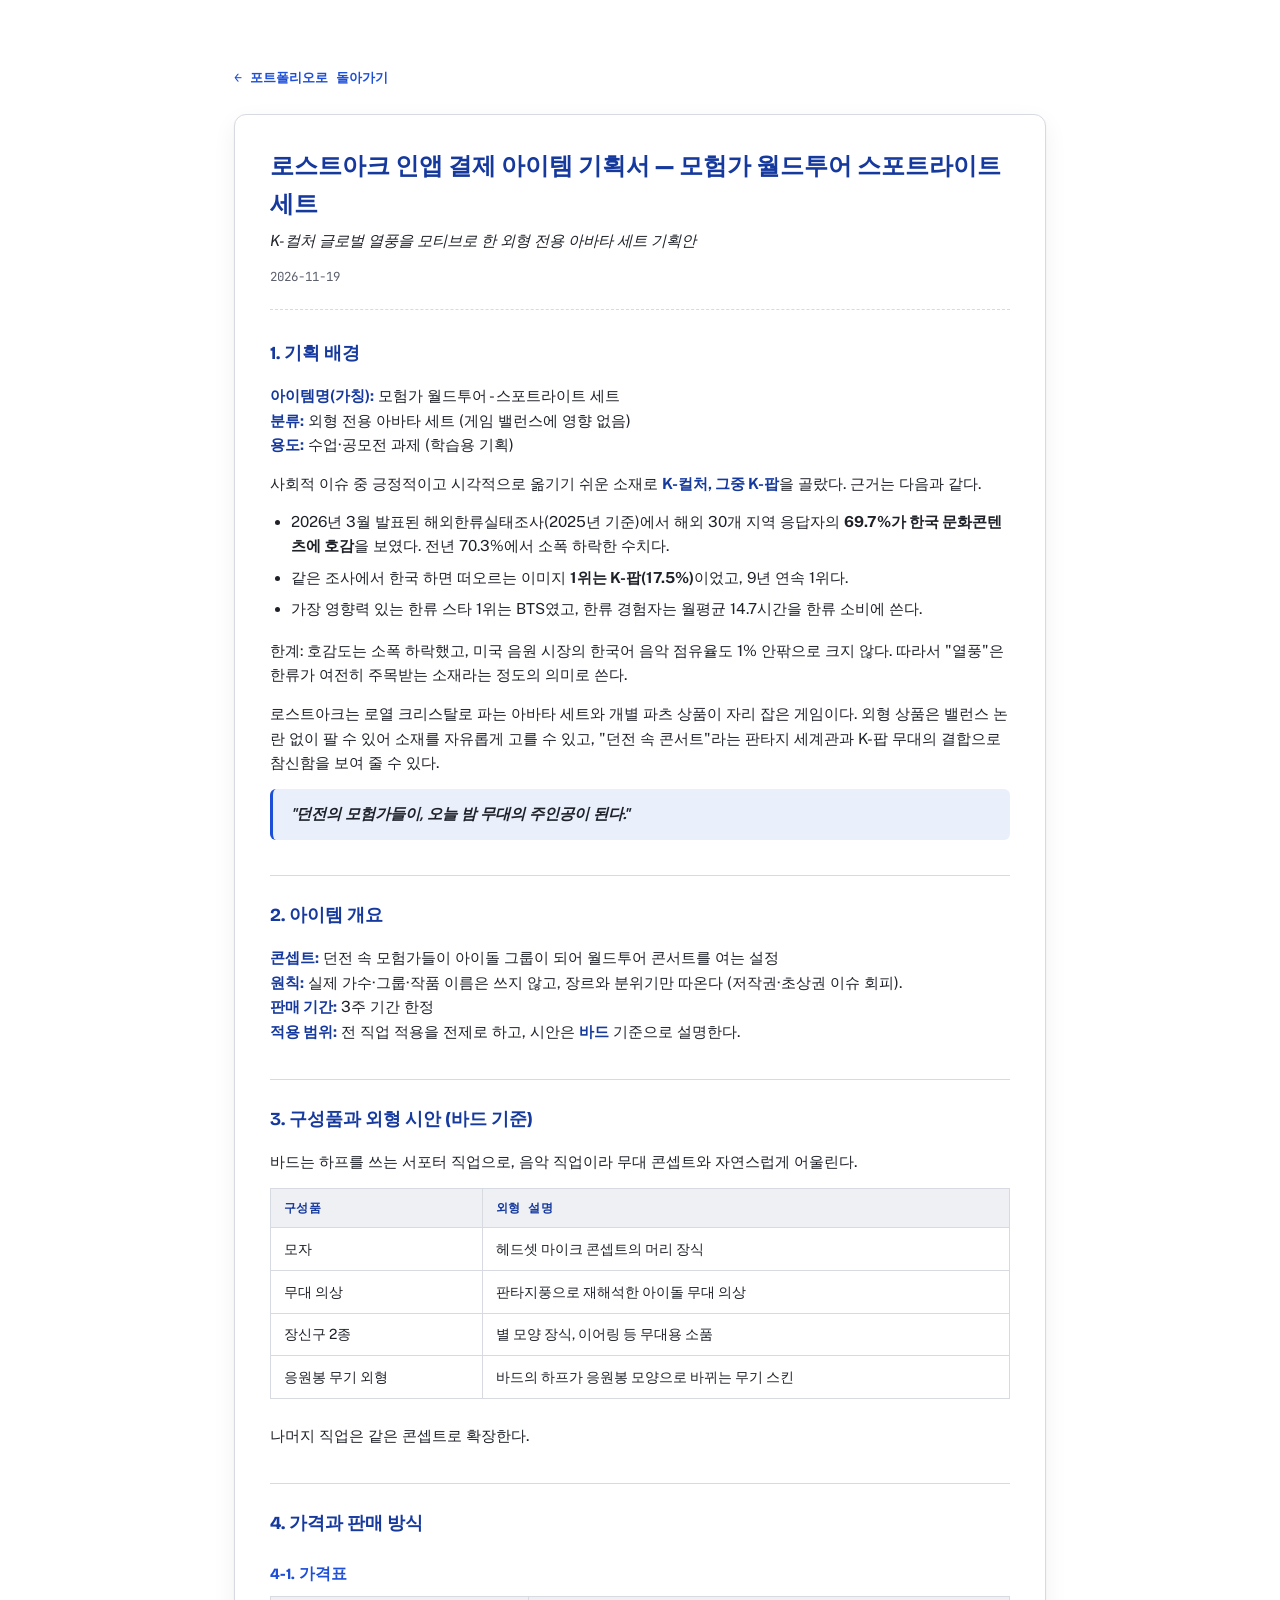
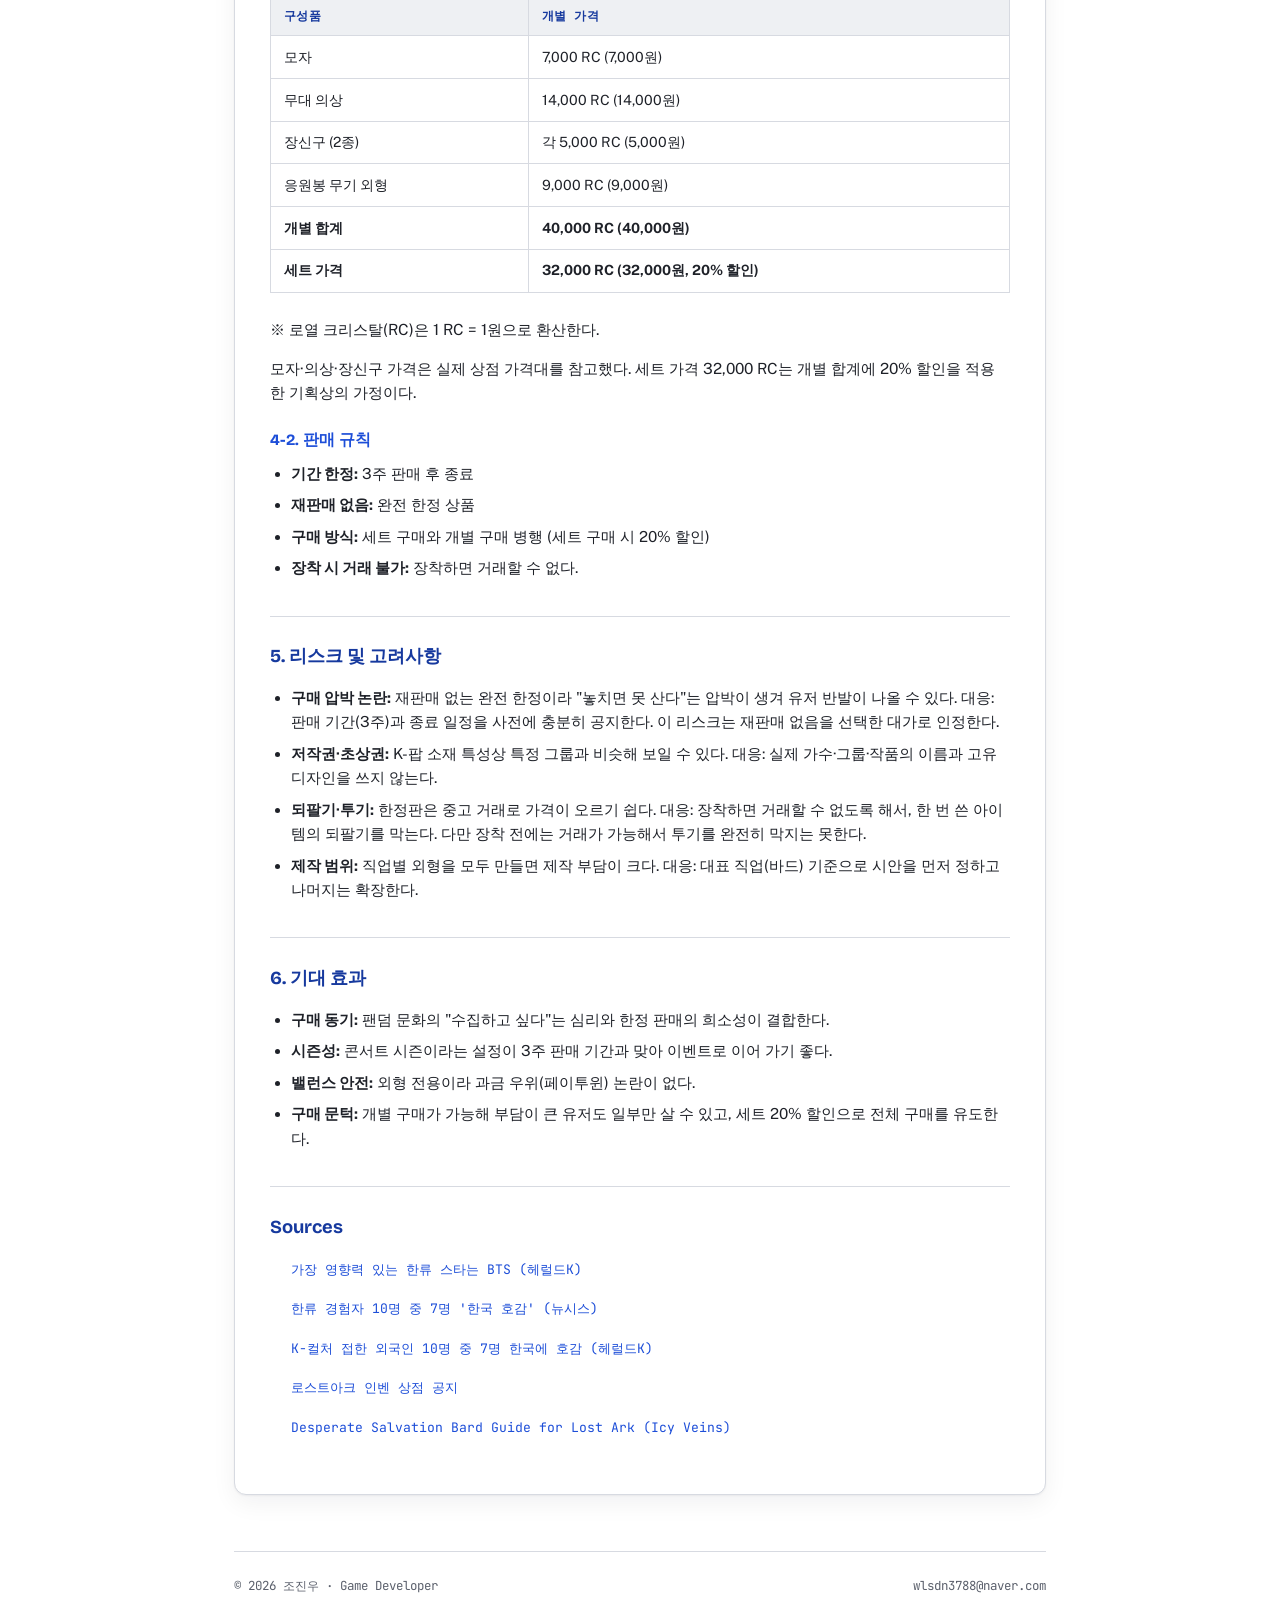
<file: item-plan.html>
<!doctype html>
<html lang="ko">
<head>
<meta charset="utf-8">
<meta name="viewport" content="width=device-width, initial-scale=1">
<title>로스트아크 인앱 결제 아이템 기획서 — 모험가 월드투어 · 조진우 포트폴리오</title>
<link rel="stylesheet" href="style.css">
<link rel="preconnect" href="https://fonts.googleapis.com">
<link rel="preconnect" href="https://fonts.gstatic.com" crossorigin>
<link href="https://fonts.googleapis.com/css2?family=Bricolage+Grotesque:opsz,wght@12..96,400..800&family=Public+Sans:wght@400;500;600;700&family=JetBrains+Mono:wght@400;500;600&display=swap" rel="stylesheet">
</head>
<body>

<div class="page page-single">
  <a class="back-link" href="index.html#assignments">← 포트폴리오로 돌아가기</a>

  <div class="doc">
      <div class="doc-head">
        <h3 class="doc-title">로스트아크 인앱 결제 아이템 기획서 — 모험가 월드투어 스포트라이트 세트</h3>
        <p class="doc-subtitle">K-컬처 글로벌 열풍을 모티브로 한 외형 전용 아바타 세트 기획안</p>
        <div class="doc-meta">2026-11-19</div>
      </div>

      <h4>1. 기획 배경</h4>
      <p>
        <strong>아이템명(가칭):</strong> 모험가 월드투어 - 스포트라이트 세트<br>
        <strong>분류:</strong> 외형 전용 아바타 세트 (게임 밸런스에 영향 없음)<br>
        <strong>용도:</strong> 수업·공모전 과제 (학습용 기획)
      </p>
      <p>사회적 이슈 중 긍정적이고 시각적으로 옮기기 쉬운 소재로 <strong>K-컬처, 그중 K-팝</strong>을 골랐다. 근거는 다음과 같다.</p>
      <ul>
        <li>2026년 3월 발표된 해외한류실태조사(2025년 기준)에서 해외 30개 지역 응답자의 <strong>69.7%가 한국 문화콘텐츠에 호감</strong>을 보였다. 전년 70.3%에서 소폭 하락한 수치다.</li>
        <li>같은 조사에서 한국 하면 떠오르는 이미지 <strong>1위는 K-팝(17.5%)</strong>이었고, 9년 연속 1위다.</li>
        <li>가장 영향력 있는 한류 스타 1위는 BTS였고, 한류 경험자는 월평균 14.7시간을 한류 소비에 쓴다.</li>
      </ul>
      <p>한계: 호감도는 소폭 하락했고, 미국 음원 시장의 한국어 음악 점유율도 1% 안팎으로 크지 않다. 따라서 "열풍"은 한류가 여전히 주목받는 소재라는 정도의 의미로 쓴다.</p>
      <p>로스트아크는 로열 크리스탈로 파는 아바타 세트와 개별 파츠 상품이 자리 잡은 게임이다. 외형 상품은 밸런스 논란 없이 팔 수 있어 소재를 자유롭게 고를 수 있고, "던전 속 콘서트"라는 판타지 세계관과 K-팝 무대의 결합으로 참신함을 보여 줄 수 있다.</p>
      <p class="doc-callout">"던전의 모험가들이, 오늘 밤 무대의 주인공이 된다."</p>

      <h4>2. 아이템 개요</h4>
      <p>
        <strong>콘셉트:</strong> 던전 속 모험가들이 아이돌 그룹이 되어 월드투어 콘서트를 여는 설정<br>
        <strong>원칙:</strong> 실제 가수·그룹·작품 이름은 쓰지 않고, 장르와 분위기만 따온다 (저작권·초상권 이슈 회피).<br>
        <strong>판매 기간:</strong> 3주 기간 한정<br>
        <strong>적용 범위:</strong> 전 직업 적용을 전제로 하고, 시안은 <strong>바드</strong> 기준으로 설명한다.
      </p>

      <h4>3. 구성품과 외형 시안 (바드 기준)</h4>
      <p>바드는 하프를 쓰는 서포터 직업으로, 음악 직업이라 무대 콘셉트와 자연스럽게 어울린다.</p>
      <table>
        <tr><th>구성품</th><th>외형 설명</th></tr>
        <tr><td>모자</td><td>헤드셋 마이크 콘셉트의 머리 장식</td></tr>
        <tr><td>무대 의상</td><td>판타지풍으로 재해석한 아이돌 무대 의상</td></tr>
        <tr><td>장신구 2종</td><td>별 모양 장식, 이어링 등 무대용 소품</td></tr>
        <tr><td>응원봉 무기 외형</td><td>바드의 하프가 응원봉 모양으로 바뀌는 무기 스킨</td></tr>
      </table>
      <p>나머지 직업은 같은 콘셉트로 확장한다.</p>

      <h4>4. 가격과 판매 방식</h4>

      <h5>4-1. 가격표</h5>
      <table>
        <tr><th>구성품</th><th>개별 가격</th></tr>
        <tr><td>모자</td><td>7,000 RC (7,000원)</td></tr>
        <tr><td>무대 의상</td><td>14,000 RC (14,000원)</td></tr>
        <tr><td>장신구 (2종)</td><td>각 5,000 RC (5,000원)</td></tr>
        <tr><td>응원봉 무기 외형</td><td>9,000 RC (9,000원)</td></tr>
        <tr><td><strong>개별 합계</strong></td><td><strong>40,000 RC (40,000원)</strong></td></tr>
        <tr><td><strong>세트 가격</strong></td><td><strong>32,000 RC (32,000원, 20% 할인)</strong></td></tr>
      </table>
      <p>※ 로열 크리스탈(RC)은 1 RC = 1원으로 환산한다.</p>
      <p>모자·의상·장신구 가격은 실제 상점 가격대를 참고했다. 세트 가격 32,000 RC는 개별 합계에 20% 할인을 적용한 기획상의 가정이다.</p>

      <h5>4-2. 판매 규칙</h5>
      <ul>
        <li><strong>기간 한정:</strong> 3주 판매 후 종료</li>
        <li><strong>재판매 없음:</strong> 완전 한정 상품</li>
        <li><strong>구매 방식:</strong> 세트 구매와 개별 구매 병행 (세트 구매 시 20% 할인)</li>
        <li><strong>장착 시 거래 불가:</strong> 장착하면 거래할 수 없다.</li>
      </ul>

      <h4>5. 리스크 및 고려사항</h4>
      <ul>
        <li><strong>구매 압박 논란:</strong> 재판매 없는 완전 한정이라 "놓치면 못 산다"는 압박이 생겨 유저 반발이 나올 수 있다. 대응: 판매 기간(3주)과 종료 일정을 사전에 충분히 공지한다. 이 리스크는 재판매 없음을 선택한 대가로 인정한다.</li>
        <li><strong>저작권·초상권:</strong> K-팝 소재 특성상 특정 그룹과 비슷해 보일 수 있다. 대응: 실제 가수·그룹·작품의 이름과 고유 디자인을 쓰지 않는다.</li>
        <li><strong>되팔기·투기:</strong> 한정판은 중고 거래로 가격이 오르기 쉽다. 대응: 장착하면 거래할 수 없도록 해서, 한 번 쓴 아이템의 되팔기를 막는다. 다만 장착 전에는 거래가 가능해서 투기를 완전히 막지는 못한다.</li>
        <li><strong>제작 범위:</strong> 직업별 외형을 모두 만들면 제작 부담이 크다. 대응: 대표 직업(바드) 기준으로 시안을 먼저 정하고 나머지는 확장한다.</li>
      </ul>

      <h4>6. 기대 효과</h4>
      <ul>
        <li><strong>구매 동기:</strong> 팬덤 문화의 "수집하고 싶다"는 심리와 한정 판매의 희소성이 결합한다.</li>
        <li><strong>시즌성:</strong> 콘서트 시즌이라는 설정이 3주 판매 기간과 맞아 이벤트로 이어 가기 좋다.</li>
        <li><strong>밸런스 안전:</strong> 외형 전용이라 과금 우위(페이투윈) 논란이 없다.</li>
        <li><strong>구매 문턱:</strong> 개별 구매가 가능해 부담이 큰 유저도 일부만 살 수 있고, 세트 20% 할인으로 전체 구매를 유도한다.</li>
      </ul>

      <h4>Sources</h4>
      <ul class="doc-sources">
        <li><a href="https://www.heraldk.com/article/2026032915291440420" target="_blank" rel="noopener noreferrer">가장 영향력 있는 한류 스타는 BTS (헤럴드K)</a></li>
        <li><a href="https://mobile.newsis.com/view/NISX20260330_0003569105" target="_blank" rel="noopener noreferrer">한류 경험자 10명 중 7명 '한국 호감' (뉴시스)</a></li>
        <li><a href="https://www.heraldk.com/article/2026032920000040774" target="_blank" rel="noopener noreferrer">K-컬처 접한 외국인 10명 중 7명 한국에 호감 (헤럴드K)</a></li>
        <li><a href="https://www.inven.co.kr/board/lostark/4820/9472" target="_blank" rel="noopener noreferrer">로스트아크 인벤 상점 공지</a></li>
        <li><a href="https://icy-veins.com/lost-ark/desperate-salvation-bard-guide" target="_blank" rel="noopener noreferrer">Desperate Salvation Bard Guide for Lost Ark (Icy Veins)</a></li>
      </ul>
    </div>

  <footer>
    <span>© 2026 조진우 · Game Developer</span>
    <a href="mailto:wlsdn3788@naver.com">wlsdn3788@naver.com</a>
  </footer>
</div>

</body>
</html>
</file>
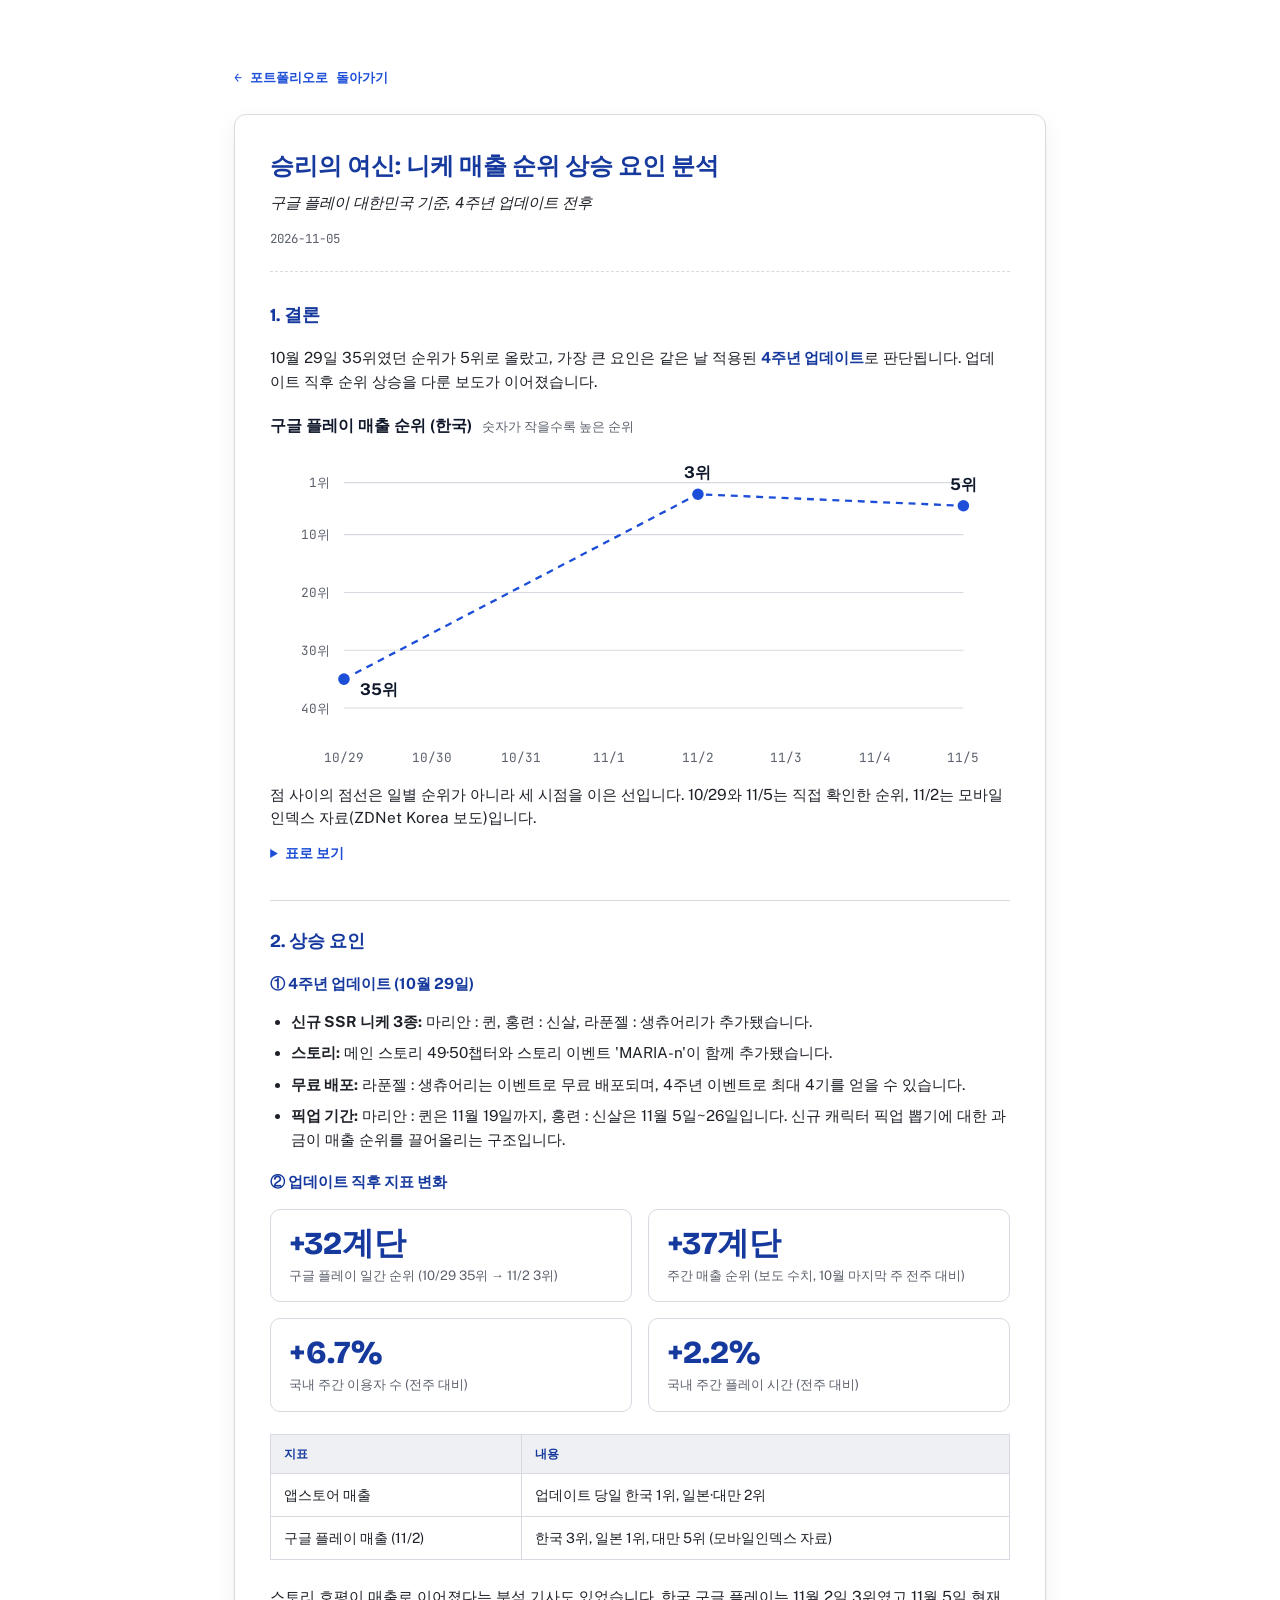
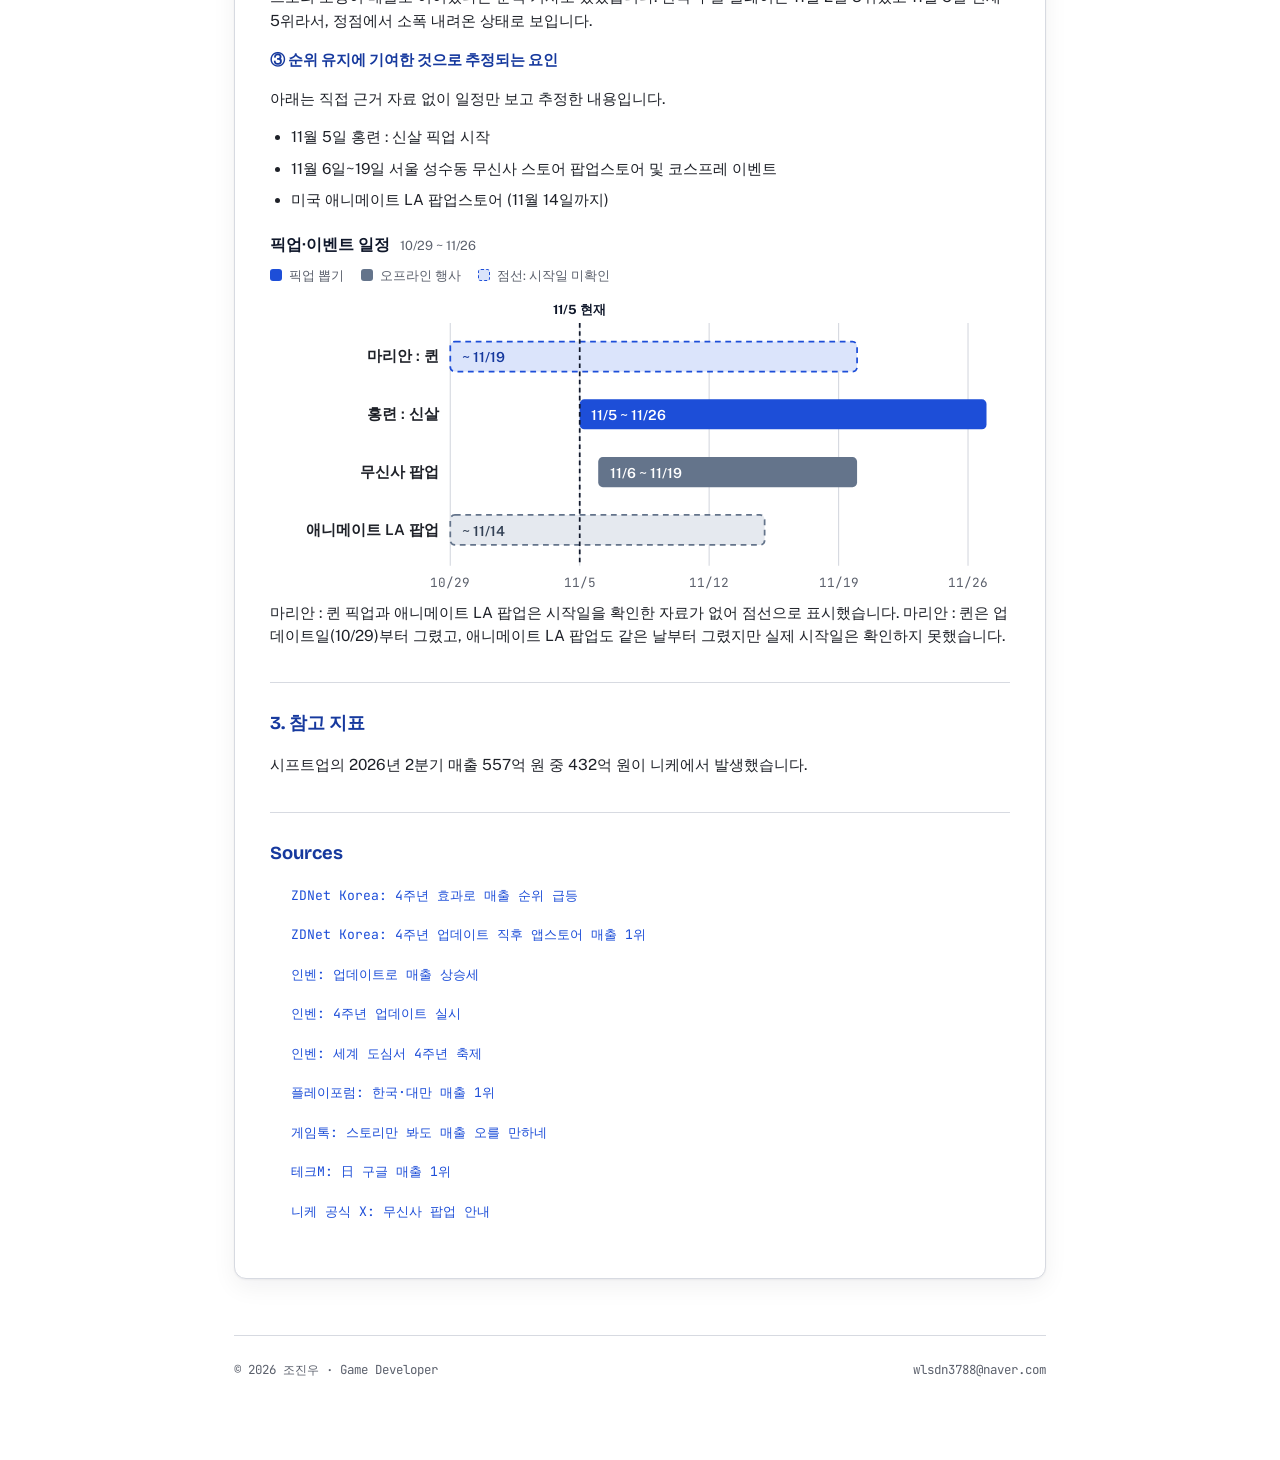
<file: rank-analysis.html>
<!doctype html>
<html lang="ko">
<head>
<meta charset="utf-8">
<meta name="viewport" content="width=device-width, initial-scale=1">
<title>승리의 여신: 니케 매출 순위 상승 요인 분석 · 조진우 포트폴리오</title>
<link rel="stylesheet" href="style.css">
<link rel="preconnect" href="https://fonts.googleapis.com">
<link rel="preconnect" href="https://fonts.gstatic.com" crossorigin>
<link href="https://fonts.googleapis.com/css2?family=Bricolage+Grotesque:opsz,wght@12..96,400..800&family=Public+Sans:wght@400;500;600;700&family=JetBrains+Mono:wght@400;500;600&display=swap" rel="stylesheet">
</head>
<body>

<div class="page page-single">
  <a class="back-link" href="index.html#assignments">← 포트폴리오로 돌아가기</a>

  <div class="doc">
      <div class="doc-head">
        <h3 class="doc-title">승리의 여신: 니케 매출 순위 상승 요인 분석</h3>
        <p class="doc-subtitle">구글 플레이 대한민국 기준, 4주년 업데이트 전후</p>
        <div class="doc-meta">2026-11-05</div>
      </div>

      <h4>1. 결론</h4>
      <p>10월 29일 35위였던 순위가 5위로 올랐고, 가장 큰 요인은 같은 날 적용된 <strong>4주년 업데이트</strong>로 판단됩니다. 업데이트 직후 순위 상승을 다룬 보도가 이어졌습니다.</p>
      <figure class="chart">
        <figcaption class="chart-title">구글 플레이 매출 순위 (한국)<span>숫자가 작을수록 높은 순위</span></figcaption>
        <div class="chart-scroll">
          <svg viewBox="0 0 640 290" role="img" aria-label="구글 플레이 한국 매출 순위. 10월 29일 35위, 11월 2일 3위, 11월 5일 5위">
      <line class="grid" x1="64" x2="600" y1="30" y2="30"/>
      <line class="grid" x1="64" x2="600" y1="75" y2="75"/>
      <line class="grid" x1="64" x2="600" y1="125" y2="125"/>
      <line class="grid" x1="64" x2="600" y1="175" y2="175"/>
      <line class="grid" x1="64" x2="600" y1="225" y2="225"/>
      <text class="ax" x="52" y="34" text-anchor="end">1위</text>
      <text class="ax" x="52" y="79" text-anchor="end">10위</text>
      <text class="ax" x="52" y="129" text-anchor="end">20위</text>
      <text class="ax" x="52" y="179" text-anchor="end">30위</text>
      <text class="ax" x="52" y="229" text-anchor="end">40위</text>
      <text class="ax" x="64" y="272" text-anchor="middle">10/29</text>
      <text class="ax" x="140.6" y="272" text-anchor="middle">10/30</text>
      <text class="ax" x="217.1" y="272" text-anchor="middle">10/31</text>
      <text class="ax" x="293.7" y="272" text-anchor="middle">11/1</text>
      <text class="ax" x="370.3" y="272" text-anchor="middle">11/2</text>
      <text class="ax" x="446.9" y="272" text-anchor="middle">11/3</text>
      <text class="ax" x="523.4" y="272" text-anchor="middle">11/4</text>
      <text class="ax" x="600" y="272" text-anchor="middle">11/5</text>
            <path class="line" d="M64 200 L370.3 40 L600 50"/>
            <circle class="pt" cx="64" cy="200" r="6"/>
            <circle class="pt" cx="370.3" cy="40" r="6"/>
            <circle class="pt" cx="600" cy="50" r="6"/>
            <text class="pt-label" x="78" y="214" text-anchor="start">35위</text>
            <text class="pt-label" x="370.3" y="26" text-anchor="middle">3위</text>
            <text class="pt-label" x="600" y="36" text-anchor="middle">5위</text>
            <circle class="hit" tabindex="0" cx="64" cy="200" r="18" data-tip="10/29 · 35위 (4주년 업데이트 당일)"/>
            <circle class="hit" tabindex="0" cx="370.3" cy="40" r="18" data-tip="11/2 · 3위 (모바일인덱스 자료)"/>
            <circle class="hit" tabindex="0" cx="600" cy="50" r="18" data-tip="11/5 · 5위 (현재)"/>
          </svg>
        </div>
        <p class="chart-note">점 사이의 점선은 일별 순위가 아니라 세 시점을 이은 선입니다. 10/29와 11/5는 직접 확인한 순위, 11/2는 모바일인덱스 자료(ZDNet Korea 보도)입니다.</p>
        <details class="chart-table">
          <summary>표로 보기</summary>
          <table>
            <tr><th>날짜</th><th>순위</th><th>비고</th></tr>
            <tr><td>10/29</td><td>35위</td><td>4주년 업데이트 당일</td></tr>
            <tr><td>11/2</td><td>3위</td><td>모바일인덱스 자료</td></tr>
            <tr><td>11/5</td><td>5위</td><td>현재</td></tr>
          </table>
        </details>
      </figure>

      <h4>2. 상승 요인</h4>
      <p><strong>① 4주년 업데이트 (10월 29일)</strong></p>
      <ul>
        <li><strong>신규 SSR 니케 3종:</strong> 마리안 : 퀸, 홍련 : 신살, 라푼젤 : 생츄어리가 추가됐습니다.</li>
        <li><strong>스토리:</strong> 메인 스토리 49·50챕터와 스토리 이벤트 'MARIA-n'이 함께 추가됐습니다.</li>
        <li><strong>무료 배포:</strong> 라푼젤 : 생츄어리는 이벤트로 무료 배포되며, 4주년 이벤트로 최대 4기를 얻을 수 있습니다.</li>
        <li><strong>픽업 기간:</strong> 마리안 : 퀸은 11월 19일까지, 홍련 : 신살은 11월 5일~26일입니다. 신규 캐릭터 픽업 뽑기에 대한 과금이 매출 순위를 끌어올리는 구조입니다.</li>
      </ul>

      <p><strong>② 업데이트 직후 지표 변화</strong></p>
      <div class="stat-row">
        <div class="stat"><div class="stat-num">+32계단</div><div class="stat-label">구글 플레이 일간 순위 (10/29 35위 → 11/2 3위)</div></div>
        <div class="stat"><div class="stat-num">+37계단</div><div class="stat-label">주간 매출 순위 (보도 수치, 10월 마지막 주 전주 대비)</div></div>
        <div class="stat"><div class="stat-num">+6.7%</div><div class="stat-label">국내 주간 이용자 수 (전주 대비)</div></div>
        <div class="stat"><div class="stat-num">+2.2%</div><div class="stat-label">국내 주간 플레이 시간 (전주 대비)</div></div>
      </div>
      <table>
        <tr><th>지표</th><th>내용</th></tr>
        <tr><td>앱스토어 매출</td><td>업데이트 당일 한국 1위, 일본·대만 2위</td></tr>
        <tr><td>구글 플레이 매출 (11/2)</td><td>한국 3위, 일본 1위, 대만 5위 (모바일인덱스 자료)</td></tr>
      </table>
      <p>스토리 호평이 매출로 이어졌다는 분석 기사도 있었습니다. 한국 구글 플레이는 11월 2일 3위였고 11월 5일 현재 5위라서, 정점에서 소폭 내려온 상태로 보입니다.</p>

      <p><strong>③ 순위 유지에 기여한 것으로 추정되는 요인</strong></p>
      <p>아래는 직접 근거 자료 없이 일정만 보고 추정한 내용입니다.</p>
      <ul>
        <li>11월 5일 홍련 : 신살 픽업 시작</li>
        <li>11월 6일~19일 서울 성수동 무신사 스토어 팝업스토어 및 코스프레 이벤트</li>
        <li>미국 애니메이트 LA 팝업스토어 (11월 14일까지)</li>
      </ul>

      <figure class="chart">
        <figcaption class="chart-title">픽업·이벤트 일정<span>10/29 ~ 11/26</span></figcaption>
        <div class="chart-legend">
          <span><i class="sw sw-pick"></i>픽업 뽑기</span>
          <span><i class="sw sw-event"></i>오프라인 행사</span>
          <span><i class="sw sw-unk"></i>점선: 시작일 미확인</span>
        </div>
        <div class="chart-scroll">
          <svg viewBox="0 0 640 266" role="img" aria-label="픽업과 오프라인 행사 일정. 마리안 퀸 픽업은 11월 19일까지, 홍련 신살 픽업은 11월 5일부터 26일까지, 무신사 팝업은 11월 6일부터 19일까지, 애니메이트 LA 팝업은 11월 14일까지">
      <line class="grid" x1="156" x2="156" y1="26" y2="236"/>
      <line class="grid" x1="268" x2="268" y1="26" y2="236"/>
      <line class="grid" x1="380" x2="380" y1="26" y2="236"/>
      <line class="grid" x1="492" x2="492" y1="26" y2="236"/>
      <line class="grid" x1="604" x2="604" y1="26" y2="236"/>
      <text class="ax" x="156" y="254" text-anchor="middle">10/29</text>
      <text class="ax" x="268" y="254" text-anchor="middle">11/5</text>
      <text class="ax" x="380" y="254" text-anchor="middle">11/12</text>
      <text class="ax" x="492" y="254" text-anchor="middle">11/19</text>
      <text class="ax" x="604" y="254" text-anchor="middle">11/26</text>
      <text class="row-label" x="146" y="59" text-anchor="end">마리안 : 퀸</text>
      <rect class="bar-pick-unk" tabindex="0" x="156" y="42" width="352" height="26" rx="4" data-tip="마리안 : 퀸 픽업 · ~11/19까지 (시작일 미확인, 업데이트일 10/29 기준)"/>
      <text class="bar-text bt-pick-unk" x="166" y="60">~ 11/19</text>
      <text class="row-label" x="146" y="109" text-anchor="end">홍련 : 신살</text>
      <rect class="bar-pick" tabindex="0" x="268" y="92" width="352" height="26" rx="4" data-tip="홍련 : 신살 픽업 · 11/5 ~ 11/26"/>
      <text class="bar-text bt-on" x="278" y="110">11/5 ~ 11/26</text>
      <text class="row-label" x="146" y="159" text-anchor="end">무신사 팝업</text>
      <rect class="bar-event" tabindex="0" x="284" y="142" width="224" height="26" rx="4" data-tip="무신사 스토어 성수 팝업스토어 · 11/6 ~ 11/19"/>
      <text class="bar-text bt-on" x="294" y="160">11/6 ~ 11/19</text>
      <text class="row-label" x="146" y="209" text-anchor="end">애니메이트 LA 팝업</text>
      <rect class="bar-event-unk" tabindex="0" x="156" y="192" width="272" height="26" rx="4" data-tip="미국 애니메이트 LA 팝업 · ~11/14까지 (시작일 미확인)"/>
      <text class="bar-text bt-event-unk" x="166" y="210">~ 11/14</text>
            <line class="today" x1="268" x2="268" y1="26" y2="236"/>
            <text class="today-label" x="268" y="18" text-anchor="middle">11/5 현재</text>
          </svg>
        </div>
        <p class="chart-note">마리안 : 퀸 픽업과 애니메이트 LA 팝업은 시작일을 확인한 자료가 없어 점선으로 표시했습니다. 마리안 : 퀸은 업데이트일(10/29)부터 그렸고, 애니메이트 LA 팝업도 같은 날부터 그렸지만 실제 시작일은 확인하지 못했습니다.</p>
      </figure>
      <h4>3. 참고 지표</h4>
      <p>시프트업의 2026년 2분기 매출 557억 원 중 432억 원이 니케에서 발생했습니다.</p>

      <h4>Sources</h4>
      <ul class="doc-sources">
        <li><a href="https://zdnet.co.kr/view/?no=20261102094333" target="_blank" rel="noopener noreferrer">ZDNet Korea: 4주년 효과로 매출 순위 급등</a></li>
        <li><a href="https://zdnet.co.kr/view/?no=20261029174322" target="_blank" rel="noopener noreferrer">ZDNet Korea: 4주년 업데이트 직후 앱스토어 매출 1위</a></li>
        <li><a href="https://www.inven.co.kr/webzine/news/?news=311086&amp;site=to" target="_blank" rel="noopener noreferrer">인벤: 업데이트로 매출 상승세</a></li>
        <li><a href="https://www.inven.co.kr/webzine/news/?news=322698" target="_blank" rel="noopener noreferrer">인벤: 4주년 업데이트 실시</a></li>
        <li><a href="https://www.inven.co.kr/webzine/news/?news=322864" target="_blank" rel="noopener noreferrer">인벤: 세계 도심서 4주년 축제</a></li>
        <li><a href="https://www.playforum.net/news/articleView.html?idxno=635730" target="_blank" rel="noopener noreferrer">플레이포럼: 한국·대만 매출 1위</a></li>
        <li><a href="https://www.gametoc.co.kr/news/articleView.html?idxno=112622" target="_blank" rel="noopener noreferrer">게임톡: 스토리만 봐도 매출 오를 만하네</a></li>
        <li><a href="https://www.techm.kr/news/articleView.html?idxno=156758" target="_blank" rel="noopener noreferrer">테크M: 日 구글 매출 1위</a></li>
        <li><a href="https://x.com/NIKKE_kr/status/2115972286880813511" target="_blank" rel="noopener noreferrer">니케 공식 X: 무신사 팝업 안내</a></li>
      </ul>
    </div>

  <footer>
    <span>© 2026 조진우 · Game Developer</span>
    <a href="mailto:wlsdn3788@naver.com">wlsdn3788@naver.com</a>
  </footer>
</div>

<script>
  (function () {
    var tip = document.createElement('div');
    tip.className = 'chart-tip';
    tip.hidden = true;
    document.body.appendChild(tip);
    function show(el, x, y) {
      tip.textContent = el.getAttribute('data-tip');
      tip.hidden = false;
      var w = tip.offsetWidth;
      tip.style.left = Math.min(Math.max(8, x - w / 2), window.innerWidth - w - 8) + 'px';
      tip.style.top = Math.max(8, y - tip.offsetHeight - 12) + 'px';
    }
    document.querySelectorAll('[data-tip]').forEach(function (el) {
      el.addEventListener('mousemove', function (e) { show(el, e.clientX, e.clientY); });
      el.addEventListener('mouseleave', function () { tip.hidden = true; });
      el.addEventListener('focus', function () { var r = el.getBoundingClientRect(); show(el, r.left + r.width / 2, r.top); });
      el.addEventListener('blur', function () { tip.hidden = true; });
    });
  })();
</script>
</body>
</html>
</file>
<file: style.css>
:root {
    --bg: #e4e6ea;
    --surface: #ffffff;
    --surface-2: #eef0f3;
    --border: #d7dae1;
    --text: #1e2128;
    --text-muted: #5b606c;
    --accent: #1d4ed8;
    --accent-soft: rgba(29, 78, 216, 0.09);
    --accent-strong: #16399e;
    --accent-2: #5b7bb8;
    --accent-2-soft: rgba(91, 123, 184, 0.12);
    --rail: #c7cbd4;
    --shadow: 0 1px 2px rgba(20, 22, 30, 0.05), 0 8px 24px rgba(20, 22, 30, 0.06);
  }

  * { box-sizing: border-box; }

  html { scroll-behavior: smooth; }

  body {
    margin: 0;
    background: var(--bg);
    color: var(--text);
    font-family: "Public Sans", -apple-system, "Malgun Gothic", sans-serif;
    font-size: 16px;
    line-height: 1.6;
    -webkit-font-smoothing: antialiased;
  }

  .page {
    max-width: 760px;
    margin: 0 auto;
    padding: 4rem 1.5rem 5rem;
  }

  a { color: inherit; }

  .eyebrow {
    font-family: "JetBrains Mono", ui-monospace, monospace;
    font-size: 0.72rem;
    letter-spacing: 0.14em;
    text-transform: uppercase;
    color: var(--accent);
    font-weight: 600;
  }

  /* ---------- top tabs ---------- */
  .top-tabs {
    display: flex;
    justify-content: flex-end;
    flex-wrap: wrap;
    gap: 0.6rem;
    margin-bottom: 2rem;
  }

  .top-tab {
    display: inline-flex;
    align-items: center;
    gap: 0.45rem;
    font-family: "JetBrains Mono", ui-monospace, monospace;
    font-size: 0.82rem;
    font-weight: 600;
    text-decoration: none;
    color: var(--accent);
    background: var(--surface);
    border: 1px solid var(--accent);
    border-radius: 999px;
    padding: 0.55rem 1.05rem;
    transition: background 0.15s ease, color 0.15s ease;
  }

  .top-tab:hover,
  .top-tab:focus-visible {
    background: var(--accent-soft);
    color: var(--accent-strong);
    outline: none;
  }

  /* ---------- hero ---------- */
  .hero { margin-bottom: 4rem; }

  .hero .eyebrow { display: block; margin-bottom: 1rem; }

  .hero h1 {
    font-family: "Bricolage Grotesque", "Public Sans", sans-serif;
    font-optical-sizing: auto;
    font-weight: 700;
    font-size: clamp(2.6rem, 6vw, 3.6rem);
    line-height: 1.05;
    letter-spacing: -0.01em;
    margin: 0 0 0.65rem;
    text-wrap: balance;
    color: var(--accent-strong);
  }

  .tagline {
    font-family: "Bricolage Grotesque", "Public Sans", sans-serif;
    font-weight: 500;
    font-style: italic;
    font-size: 1.2rem;
    color: var(--text-muted);
    margin: 0 0 1.6rem;
  }

  .contact {
    display: flex;
    flex-wrap: wrap;
    gap: 0.6rem 1rem;
  }

  .contact-item {
    display: inline-flex;
    align-items: center;
    gap: 0.45rem;
    font-family: "JetBrains Mono", ui-monospace, monospace;
    font-size: 0.85rem;
    text-decoration: none;
    color: var(--text);
    background: var(--surface);
    border: 1px solid var(--border);
    padding: 0.5rem 0.85rem;
    border-radius: 999px;
    transition: border-color 0.15s ease, color 0.15s ease;
  }

  .contact-item:hover,
  .contact-item:focus-visible {
    border-color: var(--accent);
    color: var(--accent);
    outline: none;
  }

  /* ---------- sections ---------- */
  .section { margin-bottom: 3.4rem; }
  .section:last-of-type { margin-bottom: 2.5rem; }

  .section-title {
    display: flex;
    align-items: baseline;
    gap: 0.75rem;
    font-family: "Bricolage Grotesque", "Public Sans", sans-serif;
    font-weight: 700;
    font-size: 1.5rem;
    letter-spacing: -0.005em;
    margin: 0 0 1.4rem;
    padding-bottom: 0.9rem;
    border-bottom: 1px solid var(--border);
    color: var(--accent-strong);
  }

  .section-tag {
    font-family: "JetBrains Mono", ui-monospace, monospace;
    font-size: 0.72rem;
    font-weight: 600;
    letter-spacing: 0.12em;
    color: var(--accent);
    background: var(--accent-soft);
    border-radius: 5px;
    padding: 0.28rem 0.5rem;
  }

  /* ---------- education / career rows ---------- */
  .row-list { display: flex; flex-direction: column; gap: 1.1rem; }

  .row-item {
    display: grid;
    grid-template-columns: 9.5rem 1fr auto;
    gap: 1rem;
    align-items: start;
    padding: 1.1rem 1.2rem;
    background: var(--surface);
    border: 1px solid var(--border);
    border-radius: 10px;
  }

  .row-period {
    font-family: "JetBrains Mono", ui-monospace, monospace;
    font-size: 0.82rem;
    color: var(--text-muted);
    font-variant-numeric: tabular-nums;
    padding-top: 0.15rem;
  }

  .row-body h3 {
    font-family: "Bricolage Grotesque", "Public Sans", sans-serif;
    font-size: 1.08rem;
    font-weight: 700;
    margin: 0 0 0.2rem;
    color: var(--accent-strong);
  }

  .row-body p { margin: 0; color: var(--text-muted); font-size: 0.92rem; }

  .pill {
    align-self: start;
    font-family: "JetBrains Mono", ui-monospace, monospace;
    font-size: 0.7rem;
    font-weight: 600;
    letter-spacing: 0.05em;
    padding: 0.3rem 0.6rem;
    border-radius: 999px;
    white-space: nowrap;
  }

  .pill-live { color: var(--accent-strong); background: var(--accent-soft); }
  .pill-done { color: var(--accent-2); background: var(--accent-2-soft); }

  /* ---------- projects ---------- */
  .project-list {
    position: relative;
    display: flex;
    flex-direction: column;
    gap: 1.6rem;
    padding-left: 1.6rem;
  }

  .project-list::before {
    content: "";
    position: absolute;
    left: 0.28rem;
    top: 0.5rem;
    bottom: 0.5rem;
    width: 1px;
    background: var(--rail);
  }

  .project { position: relative; }

  .project::before {
    content: "";
    position: absolute;
    left: -1.6rem;
    top: 1.45rem;
    width: 9px;
    height: 9px;
    border-radius: 50%;
    background: var(--surface);
    border: 2px solid var(--rail);
  }

  .project.is-live::before {
    border-color: var(--accent);
    background: var(--accent);
    box-shadow: 0 0 0 4px var(--accent-soft);
  }

  .project-card {
    background: var(--surface);
    border: 1px solid var(--border);
    border-radius: 12px;
    padding: 1.3rem 1.4rem;
    box-shadow: var(--shadow);
  }

  .project-top {
    display: flex;
    align-items: center;
    justify-content: space-between;
    gap: 0.75rem;
    flex-wrap: wrap;
    margin-bottom: 0.5rem;
  }

  .project-top h3 {
    font-family: "Bricolage Grotesque", "Public Sans", sans-serif;
    font-size: 1.22rem;
    font-weight: 700;
    margin: 0;
    color: var(--accent-strong);
  }

  .project-meta {
    display: flex;
    flex-wrap: wrap;
    align-items: center;
    gap: 0.4rem;
    font-family: "JetBrains Mono", ui-monospace, monospace;
    font-size: 0.8rem;
    color: var(--text-muted);
    font-variant-numeric: tabular-nums;
    margin-bottom: 0.85rem;
  }

  .meta-sep { color: var(--border); }

  .tags { display: flex; flex-wrap: wrap; gap: 0.5rem; }

  .tag {
    font-family: "JetBrains Mono", ui-monospace, monospace;
    font-size: 0.75rem;
    color: var(--text);
    background: var(--surface-2);
    border: 1px solid var(--border);
    border-radius: 6px;
    padding: 0.25rem 0.55rem;
  }

  .achievements {
    list-style: none;
    margin: 0.95rem 0 0;
    padding-left: 0.35rem;
    padding-top: 0.9rem;
    border-top: 1px dashed var(--border);
    display: flex;
    flex-direction: column;
    gap: 0.4rem;
  }

  .achievements li {
    position: relative;
    padding-left: 1.05rem;
    font-size: 0.94rem;
    color: var(--text);
  }

  .achievements li::before {
    content: "▸";
    position: absolute;
    left: 0;
    color: var(--accent);
    font-size: 0.78rem;
    top: 0.14rem;
  }

  .project-links {
    margin-top: 0.9rem;
    display: flex;
    flex-wrap: wrap;
    gap: 0.6rem;
  }

  .store-link {
    display: inline-flex;
    align-items: center;
    gap: 0.4rem;
    font-family: "JetBrains Mono", ui-monospace, monospace;
    font-size: 0.8rem;
    font-weight: 500;
    color: var(--accent);
    text-decoration: none;
    border: 1px solid var(--accent);
    border-radius: 999px;
    padding: 0.4rem 0.8rem;
    transition: background 0.15s ease, color 0.15s ease;
  }

  .store-link:hover,
  .store-link:focus-visible {
    background: var(--accent-soft);
    color: var(--accent-strong);
    outline: none;
  }

  /* ---------- event plan doc ---------- */
  #event-plan { scroll-margin-top: 2rem; }

  .doc {
    background: var(--surface);
    border: 1px solid var(--border);
    border-radius: 12px;
    padding: 2rem 2.2rem;
    box-shadow: var(--shadow);
    overflow-x: auto;
  }

  .doc-head {
    margin-bottom: 1.8rem;
    padding-bottom: 1.4rem;
    border-bottom: 1px dashed var(--border);
  }

  .doc-title {
    font-family: "Bricolage Grotesque", "Public Sans", sans-serif;
    font-weight: 700;
    font-size: 1.5rem;
    margin: 0 0 0.3rem;
    color: var(--accent-strong);
  }

  .doc-subtitle {
    margin: 0 0 0.5rem;
    color: var(--text-muted);
    font-style: italic;
  }

  .doc-meta {
    font-family: "JetBrains Mono", ui-monospace, monospace;
    font-size: 0.78rem;
    color: var(--text-muted);
  }

  .doc h4 {
    font-family: "Bricolage Grotesque", "Public Sans", sans-serif;
    font-weight: 700;
    font-size: 1.15rem;
    color: var(--accent-strong);
    margin: 2.2rem 0 0.9rem;
    padding-top: 1.6rem;
    border-top: 1px solid var(--border);
  }

  .doc h4:first-of-type { margin-top: 0; padding-top: 0; border-top: none; }

  .doc h5 {
    font-family: "Bricolage Grotesque", "Public Sans", sans-serif;
    font-weight: 700;
    font-size: 0.98rem;
    color: var(--accent);
    margin: 1.4rem 0 0.6rem;
  }

  .doc p {
    margin: 0 0 0.9rem;
    color: var(--text);
    font-size: 0.96rem;
  }

  .doc p strong { color: var(--accent-strong); }

  .doc ul,
  .doc ol {
    margin: 0 0 1rem;
    padding-left: 1.3rem;
  }

  .doc li {
    margin-bottom: 0.45rem;
    font-size: 0.95rem;
  }

  .doc-callout {
    font-family: "Bricolage Grotesque", "Public Sans", sans-serif;
    font-style: italic;
    font-weight: 600;
    font-size: 1.05rem;
    color: var(--accent-strong);
    background: var(--accent-soft);
    border-left: 3px solid var(--accent);
    padding: 0.8rem 1.1rem;
    border-radius: 6px;
    margin: 1rem 0 1.4rem;
  }

  .doc table {
    width: 100%;
    border-collapse: collapse;
    margin: 0.6rem 0 1.5rem;
    font-size: 0.88rem;
  }

  .doc th,
  .doc td {
    border: 1px solid var(--border);
    padding: 0.6rem 0.8rem;
    text-align: left;
    vertical-align: top;
  }

  .doc th {
    background: var(--surface-2);
    font-family: "JetBrains Mono", ui-monospace, monospace;
    font-size: 0.75rem;
    letter-spacing: 0.04em;
    color: var(--accent-strong);
  }

  .doc-sources {
    list-style: none;
    padding: 0;
    margin: 0;
    display: flex;
    flex-direction: column;
    gap: 0.5rem;
  }

  .doc-sources a {
    font-family: "JetBrains Mono", ui-monospace, monospace;
    font-size: 0.82rem;
    color: var(--accent);
    text-decoration: none;
  }

  .doc-sources a:hover { text-decoration: underline; color: var(--accent-strong); }

  /* ---------- fun analysis ---------- */
  #fun-analysis { scroll-margin-top: 2rem; }

  .shot-grid {
    display: grid;
    grid-template-columns: 1fr 1fr;
    gap: 1rem;
    margin: 0.6rem 0 1.4rem;
  }

  .shot-grid figure { margin: 0; }

  .shot-grid img {
    display: block;
    width: 100%;
    height: auto;
    border: 1px solid var(--border);
    border-radius: 8px;
  }

  .shot-grid figcaption {
    margin-top: 0.4rem;
    font-size: 0.8rem;
    line-height: 1.5;
    color: var(--text-muted);
  }

  .doc a { color: var(--accent); }
  .doc a:hover { color: var(--accent-strong); }

  /* ---------- structure additions ---------- */
  #experience, #projects, #assignments { scroll-margin-top: 2rem; }
  .hero { margin-bottom: 2rem; }
  .hero + .top-tabs { justify-content: flex-start; margin-bottom: 3rem; }

  .copy-btn {
    font-family: "JetBrains Mono", ui-monospace, monospace;
    font-size: 0.8rem;
    color: var(--accent);
    background: var(--surface);
    border: 1px solid var(--accent);
    border-radius: 999px;
    padding: 0.5rem 0.85rem;
    cursor: pointer;
    transition: background 0.15s ease, color 0.15s ease;
  }
  .copy-btn:hover, .copy-btn:focus-visible { background: var(--accent-soft); color: var(--accent-strong); outline: none; }

  .tools { display: flex; flex-wrap: wrap; align-items: center; gap: 0.6rem 0.9rem; margin-top: 1.2rem; }
  .tools-label {
    font-family: "JetBrains Mono", ui-monospace, monospace;
    font-size: 0.72rem;
    letter-spacing: 0.12em;
    text-transform: uppercase;
    font-weight: 600;
    color: var(--text-muted);
  }

  .section-sub, .section-count {
    font-family: "JetBrains Mono", ui-monospace, monospace;
    font-size: 0.78rem;
    font-weight: 500;
    color: var(--text-muted);
  }
  .section-count { margin-left: auto; }

  .sub-heading {
    font-family: "Bricolage Grotesque", "Public Sans", sans-serif;
    font-size: 1.05rem;
    font-weight: 700;
    color: var(--accent-strong);
    margin: 1.6rem 0 0.8rem;
  }
  .sub-heading:first-of-type { margin-top: 0; }

  .doc + .doc { margin-top: 1.6rem; }
  /* ---------- two-column layout ---------- */
  :root { --bg: #ffffff; --ink: #0f172a; }

  .page {
    max-width: 1180px;
    display: grid;
    grid-template-columns: 17.5rem minmax(0, 1fr);
    column-gap: 4.5rem;
    align-items: start;
  }

  .sidebar { position: sticky; top: 3rem; align-self: start; }
  .content { min-width: 0; }

  .hero { margin-bottom: 2.2rem; }
  .hero .eyebrow { margin-bottom: 0.5rem; }
  .hero h1 { color: var(--ink); font-size: clamp(2.8rem, 5vw, 3.8rem); font-weight: 800; margin-bottom: 1.1rem; }

  .tagline {
    font-style: normal;
    font-weight: 700;
    font-size: 0.98rem;
    line-height: 1.5;
    color: var(--ink);
    border-left: 4px solid var(--accent);
    padding: 0.55rem 0 0.55rem 0.8rem;
    margin: 0 0 1.6rem;
  }

  .sidebar .contact { gap: 0.6rem; align-items: center; flex-wrap: nowrap; }
  .sidebar .contact-item {
    border: 0;
    background: none;
    padding: 0;
    border-radius: 0;
    font-size: 0.8rem;
    color: var(--text-muted);
  }
  .sidebar .contact-item:hover, .sidebar .contact-item:focus-visible { color: var(--accent); }
  .copy-btn {
    font-size: 0.72rem;
    color: var(--text);
    border: 1px solid var(--border);
    border-radius: 5px;
    padding: 0.15rem 0.5rem;
  }

  .sidebar .top-tabs {
    flex-direction: column;
    flex-wrap: nowrap;
    gap: 0;
    margin: 0 0 2rem;
    border-top: 1px solid var(--border);
  }
  .sidebar .top-tab {
    justify-content: space-between;
    width: 100%;
    border: 0;
    border-bottom: 1px solid var(--border);
    border-radius: 0;
    background: none;
    padding: 0.95rem 0.6rem;
    font-family: "Bricolage Grotesque", "Public Sans", sans-serif;
    font-size: 1rem;
    font-weight: 700;
    color: var(--text-muted);
  }
  .sidebar .top-tab:hover, .sidebar .top-tab:focus-visible, .sidebar .top-tab.is-active {
    background: none;
    color: var(--accent);
  }
  .nav-en {
    font-family: "JetBrains Mono", ui-monospace, monospace;
    font-size: 0.66rem;
    font-weight: 500;
    letter-spacing: 0.1em;
    color: var(--text-muted);
  }

  .tools { flex-direction: column; align-items: flex-start; gap: 0.7rem; margin-top: 1.5rem; }
  /* tool-colored tags (Tools row + project cards) */
  .tag { display: inline-flex; align-items: center; gap: 0.4rem; }
  .tag::before { content: ""; width: 7px; height: 7px; border-radius: 50%; background: var(--dot, var(--text-muted)); }
  .tag[class*="t-"] { background: var(--tint); border-color: var(--edge); }
  .t-unity  { --dot: #3a3f4b; --tint: #eef0f3; --edge: #d3d7de; }
  .t-csharp { --dot: #8b5cf6; --tint: #f3eefe; --edge: #dccffa; }
  .t-notion { --dot: #a06a3c; --tint: #f8f0e7; --edge: #e8d3bb; }
  .t-figma  { --dot: #16a34a; --tint: #e9f7ee; --edge: #bfe6cd; }
  .t-claude { --dot: #d4683f; --tint: #fcefe8; --edge: #f2cdbb; }
  .t-blender{ --dot: #0891b2; --tint: #e6f5f9; --edge: #b9e0ea; }

  /* section titles */
  .section { margin-bottom: 4rem; }
  .section-title {
    color: var(--ink);
    font-size: 2.1rem;
    font-weight: 800;
    border-bottom: 2px solid var(--ink);
    padding-bottom: 0.7rem;
    margin-bottom: 1.8rem;
  }
  .section-tag {
    background: none;
    padding: 0;
    border-radius: 0;
    font-size: 0.78rem;
    font-weight: 500;
    letter-spacing: 0.08em;
    color: var(--text-muted);
  }
  .section-sub, .section-count { margin-left: auto; }

  .sub-heading {
    font-family: "Bricolage Grotesque", "Public Sans", sans-serif;
    font-size: 1.22rem;
    font-weight: 700;
    color: var(--accent-strong);
    margin: 2rem 0 0.4rem;
  }

  /* experience rows: plain list, not cards */
  .row-list { gap: 0; }
  .row-item {
    grid-template-columns: 9rem 1fr auto;
    background: none;
    border: 0;
    border-bottom: 1px solid var(--border);
    border-radius: 0;
    padding: 1.4rem 0;
  }
  .row-item:last-child { border-bottom: 0; }
  .row-body h3 { color: var(--ink); font-size: 1.15rem; }

  @media (max-width: 900px) {
    .page { display: block; max-width: 760px; }
    .sidebar { position: static; margin-bottom: 3rem; }
    .sidebar .top-tabs { flex-direction: row; flex-wrap: wrap; gap: 0.6rem; border-top: 0; margin-bottom: 0; }
    .sidebar .top-tab {
      width: auto;
      border: 1px solid var(--accent);
      border-radius: 999px;
      background: var(--surface);
      padding: 0.55rem 1.05rem;
      font-family: "JetBrains Mono", ui-monospace, monospace;
      font-size: 0.82rem;
      color: var(--accent);
    }
    .sidebar .top-tab .nav-en { display: none; }
    .tools { flex-direction: row; flex-wrap: wrap; align-items: center; margin-bottom: 1.6rem; }
  }
  /* ---------- footer ---------- */
  footer {
    margin-top: 3.5rem;
    padding-top: 1.5rem;
    border-top: 1px solid var(--border);
    display: flex;
    justify-content: space-between;
    align-items: center;
    flex-wrap: wrap;
    gap: 0.75rem;
    font-family: "JetBrains Mono", ui-monospace, monospace;
    font-size: 0.78rem;
    color: var(--text-muted);
  }

  footer a { text-decoration: none; }
  footer a:hover, footer a:focus-visible { color: var(--accent); outline: none; }

  @media (max-width: 600px) {
    .page { padding: 3rem 1.15rem 4rem; }
    .row-item {
      grid-template-columns: 1fr;
      gap: 0.35rem;
    }
    .row-period { padding-top: 0; }
    .pill { justify-self: start; }
    .doc { padding: 1.4rem 1.1rem; }
    .doc table { font-size: 0.8rem; }
    .doc th, .doc td { padding: 0.45rem 0.55rem; }
    .top-tabs { justify-content: flex-start; }
    .shot-grid { grid-template-columns: 1fr; }
  }

  @media (prefers-reduced-motion: reduce) {
    * { transition: none !important; }
    html { scroll-behavior: auto; }
  }

  /* ---------- link cards (기획 & 분석) ---------- */
  .link-list { display: flex; flex-direction: column; gap: 1rem; }

  .link-card {
    display: grid;
    grid-template-columns: 1fr auto;
    gap: 0.3rem 1rem;
    align-items: center;
    padding: 1.3rem 1.5rem;
    background: var(--surface);
    border: 1px solid var(--border);
    border-radius: 12px;
    box-shadow: var(--shadow);
    text-decoration: none;
    color: inherit;
    transition: border-color 0.15s ease, transform 0.15s ease;
  }
  .link-card:hover, .link-card:focus-visible { border-color: var(--accent); transform: translateY(-2px); outline: none; }

  .link-card-kicker {
    grid-column: 1;
    font-family: "JetBrains Mono", ui-monospace, monospace;
    font-size: 0.72rem;
    font-weight: 600;
    letter-spacing: 0.08em;
    color: var(--accent);
  }
  .link-card-title {
    grid-column: 1;
    font-family: "Bricolage Grotesque", "Public Sans", sans-serif;
    font-size: 1.22rem;
    font-weight: 700;
    line-height: 1.35;
    color: var(--accent-strong);
  }
  .link-card-sub { grid-column: 1; font-size: 0.92rem; color: var(--text-muted); }
  .link-card-meta {
    grid-column: 1;
    font-family: "JetBrains Mono", ui-monospace, monospace;
    font-size: 0.76rem;
    color: var(--text-muted);
  }
  .link-card-go {
    grid-column: 2;
    grid-row: 1 / span 4;
    font-family: "JetBrains Mono", ui-monospace, monospace;
    font-size: 0.85rem;
    font-weight: 600;
    color: var(--accent);
    border: 1px solid var(--accent);
    border-radius: 999px;
    padding: 0.5rem 1rem;
    white-space: nowrap;
    transition: background 0.15s ease;
  }
  .link-card:hover .link-card-go, .link-card:focus-visible .link-card-go { background: var(--accent-soft); }

  /* ---------- single document page ---------- */
  .page-single { display: block; max-width: 860px; }
  .back-link {
    display: inline-block;
    margin-bottom: 1.6rem;
    font-family: "JetBrains Mono", ui-monospace, monospace;
    font-size: 0.82rem;
    font-weight: 600;
    color: var(--accent);
    text-decoration: none;
  }
  .back-link:hover, .back-link:focus-visible { text-decoration: underline; outline: none; }

  @media (max-width: 600px) {
    .link-card { grid-template-columns: 1fr; }
    .link-card-go { grid-column: 1; grid-row: auto; justify-self: start; margin-top: 0.6rem; }
  }

  /* ---------- charts ---------- */
  .stat-row { display: grid; grid-template-columns: repeat(2, 1fr); gap: 1rem; margin: 1rem 0 1.4rem; }
  .stat { border: 1px solid var(--border); border-radius: 10px; padding: 1rem 1.1rem; background: var(--surface); }
  .stat-num {
    font-family: "Bricolage Grotesque", "Public Sans", sans-serif;
    font-size: 2rem;
    font-weight: 800;
    line-height: 1.1;
    color: var(--accent-strong);
  }
  .stat-label { margin-top: 0.35rem; font-size: 0.82rem; line-height: 1.4; color: var(--text-muted); }

  .chart { margin: 1.2rem 0 1.6rem; }
  .chart-title { font-weight: 700; font-size: 0.98rem; margin-bottom: 0.6rem; color: var(--ink); }
  .chart-title span { font-weight: 400; font-size: 0.8rem; color: var(--text-muted); margin-left: 0.6rem; }
  .chart-scroll { overflow-x: auto; }
  .chart svg { display: block; width: 100%; height: auto; min-width: 520px; }
  .chart .grid { stroke: var(--border); stroke-width: 1; }
  .chart .ax { font-size: 11px; fill: var(--text-muted); font-family: "JetBrains Mono", ui-monospace, monospace; }
  .chart .row-label { font-size: 13px; font-weight: 600; fill: var(--text); }
  .chart .pt-label { font-size: 14px; font-weight: 700; fill: var(--ink); }
  .chart .line { fill: none; stroke: var(--accent); stroke-width: 2; stroke-dasharray: 6 5; }
  .chart .pt { fill: var(--accent); stroke: var(--surface); stroke-width: 2; }
  .chart .hit { fill: transparent; cursor: pointer; outline: none; }
  .chart .hit:focus-visible { stroke: var(--accent); stroke-width: 2; }
  .chart .bar-pick { fill: #1d4ed8; }
  .chart .bar-event { fill: #64748b; }
  .chart .bar-pick-unk { fill: #dbe4fb; stroke: #1d4ed8; stroke-width: 1.5; stroke-dasharray: 5 4; }
  .chart .bar-event-unk { fill: #e5e9ef; stroke: #64748b; stroke-width: 1.5; stroke-dasharray: 5 4; }
  .chart rect[data-tip] { cursor: pointer; outline: none; }
  .chart rect[data-tip]:focus-visible { stroke: var(--ink); stroke-width: 2; }
  .chart .bar-text { font-size: 12px; font-weight: 600; pointer-events: none; }
  .chart .bt-on { fill: #ffffff; }
  .chart .bt-pick-unk { fill: #16399e; }
  .chart .bt-event-unk { fill: #334155; }
  .chart .today { stroke: var(--ink); stroke-width: 1.5; stroke-dasharray: 4 3; }
  .chart .today-label { font-size: 11px; font-weight: 700; fill: var(--ink); }
  .chart-note { font-size: 0.8rem; line-height: 1.5; color: var(--text-muted); margin: 0.6rem 0 0; }
  .chart-legend { display: flex; flex-wrap: wrap; gap: 0.4rem 1.1rem; font-size: 0.8rem; color: var(--text-muted); margin-bottom: 0.4rem; }
  .sw { display: inline-block; width: 12px; height: 12px; border-radius: 3px; margin-right: 0.4rem; vertical-align: -1px; }
  .sw-pick { background: #1d4ed8; }
  .sw-event { background: #64748b; }
  .sw-unk { background: #dbe4fb; border: 1.5px dashed #1d4ed8; }
  .chart-table { margin-top: 0.6rem; font-size: 0.85rem; }
  .chart-table summary { cursor: pointer; color: var(--accent); font-weight: 600; }
  .chart-tip {
    position: fixed;
    z-index: 50;
    pointer-events: none;
    background: var(--ink);
    color: #ffffff;
    font-size: 0.78rem;
    line-height: 1.4;
    padding: 0.4rem 0.6rem;
    border-radius: 6px;
    max-width: 18rem;
  }
  @media (max-width: 600px) { .stat-row { grid-template-columns: 1fr; } }
</file>
